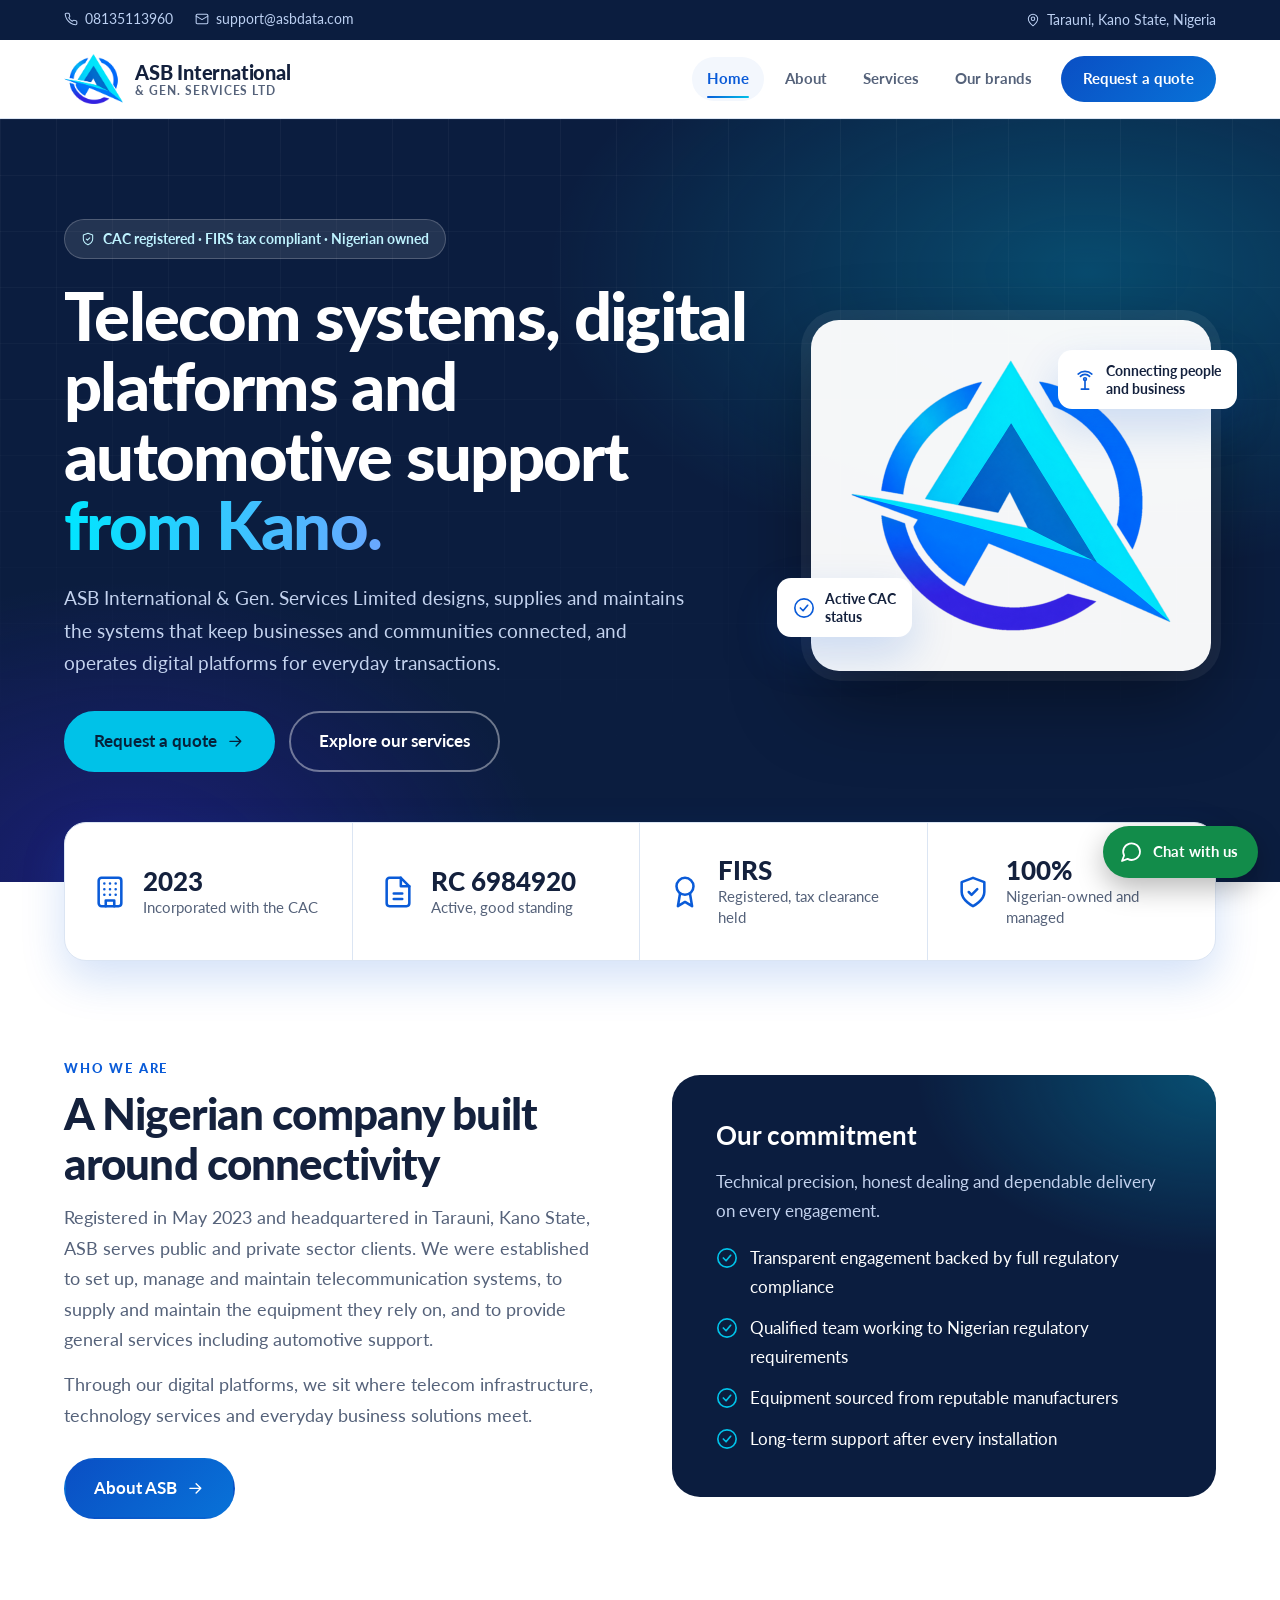
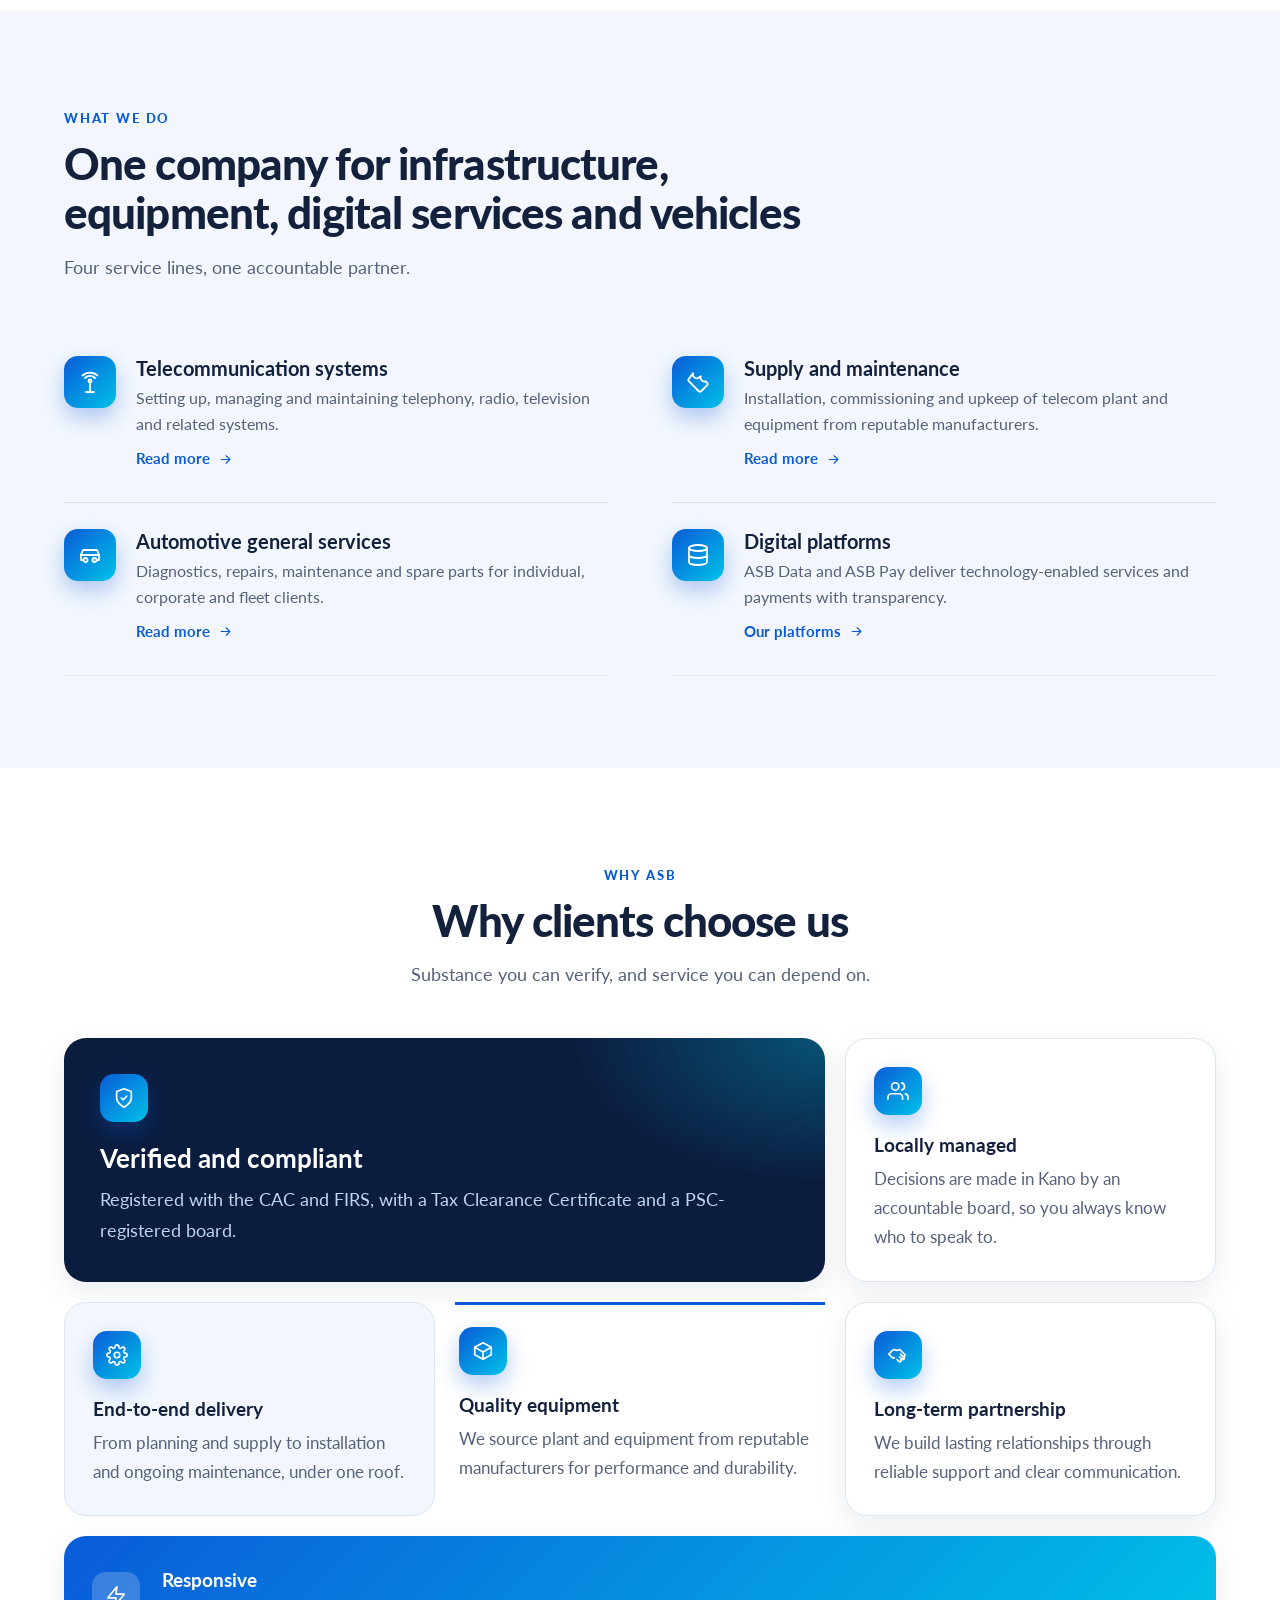
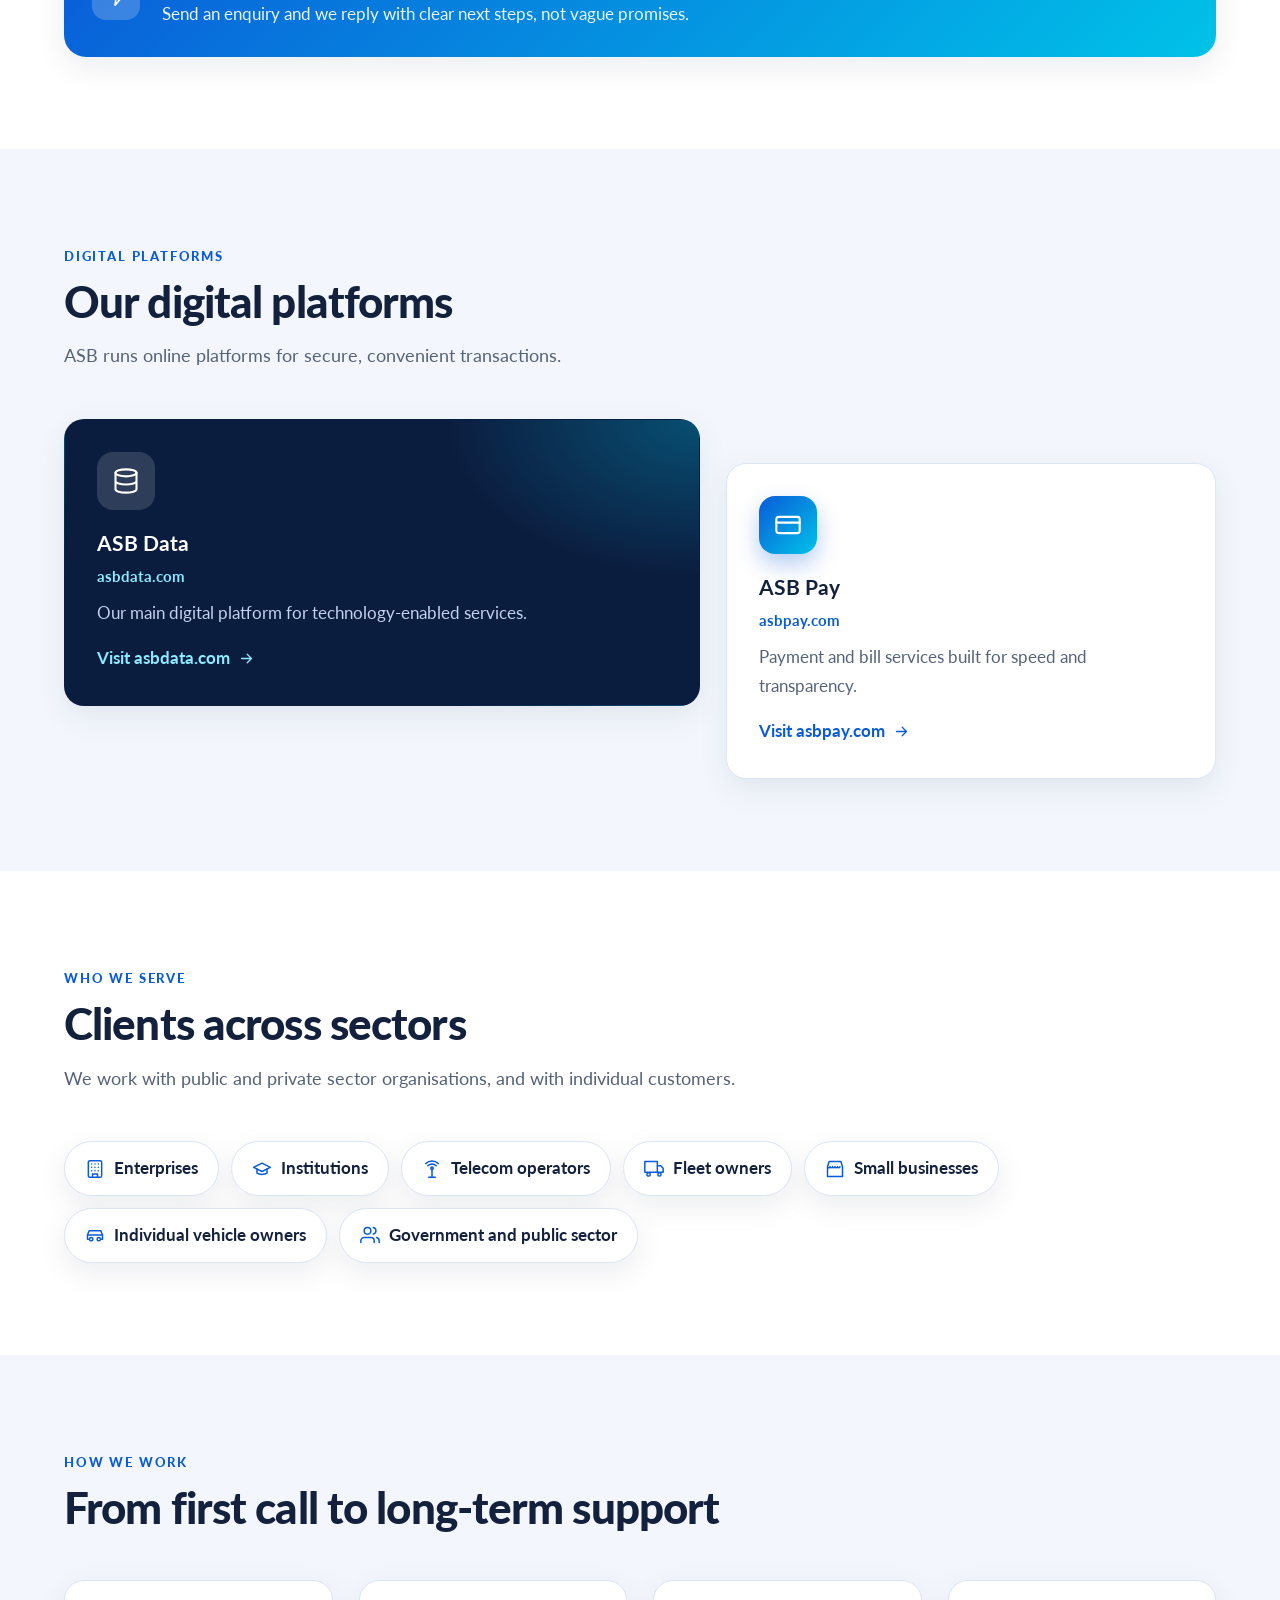
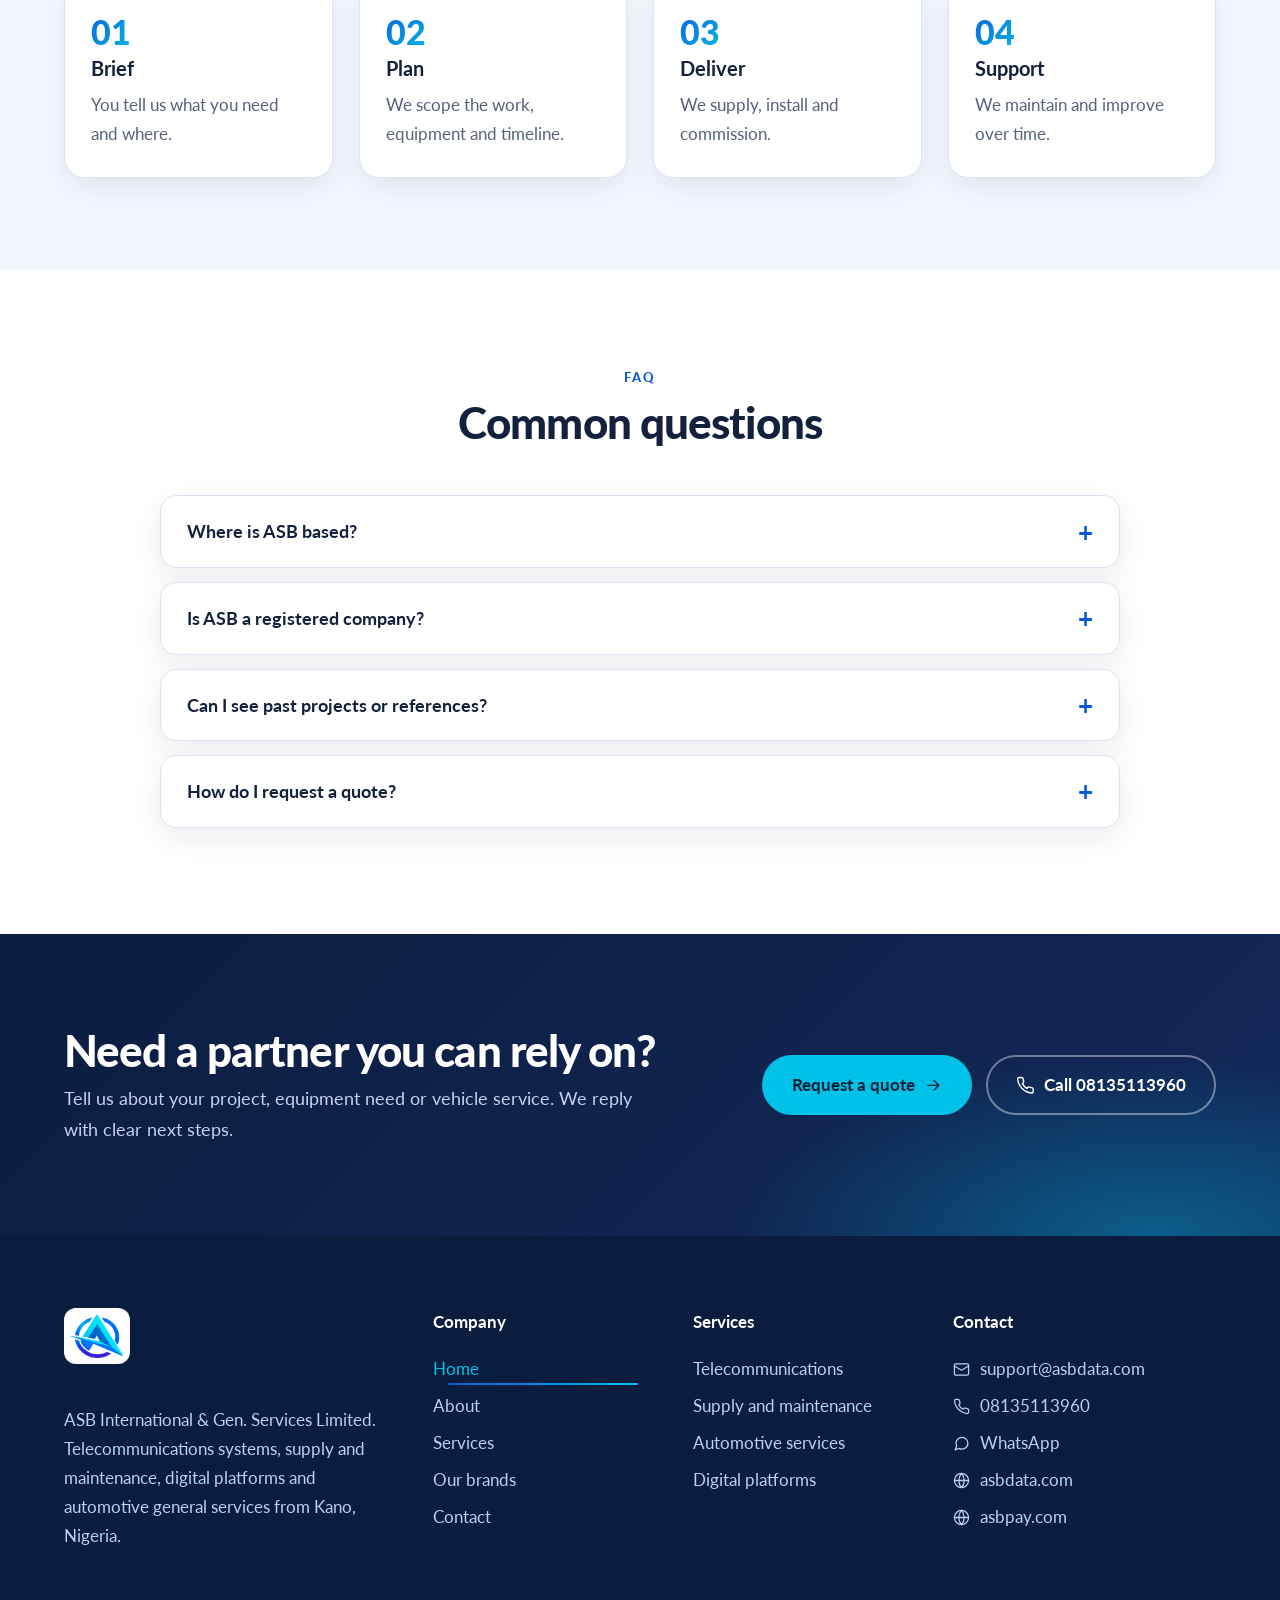
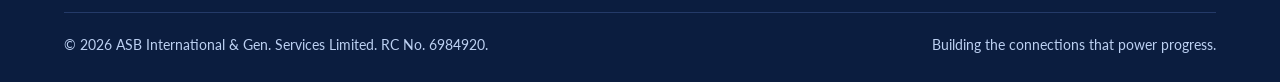
<file: index.html>
<!DOCTYPE html>
<html lang="en"><head><meta charset="utf-8"><meta name="viewport" content="width=device-width, initial-scale=1">
<title>Home | ASB International &amp; Gen. Services Limited</title>
<meta name="description" content="ASB International provides telecommunications systems, supply and maintenance, and automotive general services from Kano, Nigeria.">
<link rel="icon" type="image/png" sizes="32x32" href="assets/favicon-32.png"><link rel="icon" type="image/png" sizes="48x48" href="assets/favicon-48.png"><link rel="apple-touch-icon" href="assets/apple-touch-icon.png"><meta name="theme-color" content="#0b1d3f"><meta property="og:type" content="website"><meta property="og:site_name" content="ASB International &amp; Gen. Services Limited"><meta property="og:title" content="Home | ASB International &amp; Gen. Services Limited"><meta property="og:description" content="ASB International provides telecommunications systems, supply and maintenance, and automotive general services from Kano, Nigeria."><meta property="og:image" content="assets/og-image.jpg"><meta name="twitter:card" content="summary_large_image"><script>document.documentElement.className+=" js"</script>
<link rel="preconnect" href="https://fonts.googleapis.com"><link rel="preconnect" href="https://fonts.gstatic.com" crossorigin>
<link href="https://fonts.googleapis.com/css2?family=Lato:wght@400;700;900&display=swap" rel="stylesheet">
<link rel="stylesheet" href="css/style.css"><script type="application/ld+json">{"@context":"https://schema.org","@type":"Organization","name":"ASB International & Gen. Services Limited","telephone":"+2348135113960","email":"support@asbdata.com","address":{"@type":"PostalAddress","streetAddress":"Suite C7, Block C, Hamisu Babba Plaza, Tarauni Market","addressLocality":"Tarauni","addressRegion":"Kano State","addressCountry":"NG"}}</script></head><body><svg width="0" height="0" style="position:absolute" aria-hidden="true" focusable="false"><defs><symbol id="i-phone" viewBox="0 0 24 24"><path d="M22 16.9v3a2 2 0 0 1-2.2 2 19.8 19.8 0 0 1-8.6-3.1 19.5 19.5 0 0 1-6-6A19.8 19.8 0 0 1 2.1 4.2 2 2 0 0 1 4.1 2h3a2 2 0 0 1 2 1.7c.1 1 .4 1.9.7 2.8a2 2 0 0 1-.5 2.1L8.1 9.9a16 16 0 0 0 6 6l1.3-1.3a2 2 0 0 1 2.1-.4c.9.3 1.8.6 2.8.7a2 2 0 0 1 1.7 2z"/></symbol><symbol id="i-mail" viewBox="0 0 24 24"><rect x="2" y="4" width="20" height="16" rx="2"/><path d="m22 7-10 6L2 7"/></symbol><symbol id="i-pin" viewBox="0 0 24 24"><path d="M20 10c0 6-8 12-8 12S4 16 4 10a8 8 0 0 1 16 0z"/><circle cx="12" cy="10" r="3"/></symbol><symbol id="i-globe" viewBox="0 0 24 24"><circle cx="12" cy="12" r="10"/><path d="M2 12h20M12 2a15 15 0 0 1 0 20 15 15 0 0 1 0-20z"/></symbol><symbol id="i-radio" viewBox="0 0 24 24"><path d="M4.9 19.1a10 10 0 0 1 0-14.2M19.1 4.9a10 10 0 0 1 0 14.2M8.1 16a5.5 5.5 0 0 1 0-8M15.9 8a5.5 5.5 0 0 1 0 8"/><circle cx="12" cy="12" r="1.5"/></symbol><symbol id="i-tower" viewBox="0 0 24 24"><path d="M12 12v10M8 22h8M7 8a7 7 0 0 1 10 0M4.5 5.5a11 11 0 0 1 15 0"/><circle cx="12" cy="11" r="1.5"/></symbol><symbol id="i-wrench" viewBox="0 0 24 24"><path d="M14.7 6.3a4 4 0 0 0 5 5L21 12.6a2 2 0 0 1 0 2.8l-5.6 5.6a2 2 0 0 1-2.8 0l-9.6-9.6a2 2 0 0 1 0-2.8L7 3.2a4 4 0 0 0 5 5z"/></symbol><symbol id="i-box" viewBox="0 0 24 24"><path d="M21 8 12 3 3 8v8l9 5 9-5z"/><path d="m3 8 9 5 9-5M12 13v8"/></symbol><symbol id="i-car" viewBox="0 0 24 24"><path d="M5 17H3v-5l2-5h14l2 5v5h-2"/><circle cx="7.5" cy="17" r="2"/><circle cx="16.5" cy="17" r="2"/><path d="M3 12h18"/></symbol><symbol id="i-gear" viewBox="0 0 24 24"><circle cx="12" cy="12" r="3"/><path d="M19.4 15a1.7 1.7 0 0 0 .3 1.9l.1.1a2 2 0 1 1-2.8 2.8l-.1-.1a1.7 1.7 0 0 0-1.9-.3 1.7 1.7 0 0 0-1 1.5V21a2 2 0 1 1-4 0v-.1a1.7 1.7 0 0 0-1.1-1.5 1.7 1.7 0 0 0-1.9.3l-.1.1a2 2 0 1 1-2.8-2.8l.1-.1a1.7 1.7 0 0 0 .3-1.9 1.7 1.7 0 0 0-1.5-1H3a2 2 0 1 1 0-4h.1a1.7 1.7 0 0 0 1.5-1.1 1.7 1.7 0 0 0-.3-1.9l-.1-.1a2 2 0 1 1 2.8-2.8l.1.1a1.7 1.7 0 0 0 1.9.3H9a1.7 1.7 0 0 0 1-1.5V3a2 2 0 1 1 4 0v.1a1.7 1.7 0 0 0 1 1.5 1.7 1.7 0 0 0 1.9-.3l.1-.1a2 2 0 1 1 2.8 2.8l-.1.1a1.7 1.7 0 0 0-.3 1.9V9a1.7 1.7 0 0 0 1.5 1H21a2 2 0 1 1 0 4h-.1a1.7 1.7 0 0 0-1.5 1z"/></symbol><symbol id="i-shield" viewBox="0 0 24 24"><path d="M12 22s8-4 8-10V5l-8-3-8 3v7c0 6 8 10 8 10z"/><path d="m9 12 2 2 4-4"/></symbol><symbol id="i-check" viewBox="0 0 24 24"><circle cx="12" cy="12" r="10"/><path d="m8 12 3 3 5-6"/></symbol><symbol id="i-award" viewBox="0 0 24 24"><circle cx="12" cy="8" r="6"/><path d="M15.5 13 17 22l-5-3-5 3 1.5-9"/></symbol><symbol id="i-users" viewBox="0 0 24 24"><path d="M17 21v-2a4 4 0 0 0-4-4H5a4 4 0 0 0-4 4v2"/><circle cx="9" cy="7" r="4"/><path d="M23 21v-2a4 4 0 0 0-3-3.9M16 3.1a4 4 0 0 1 0 7.8"/></symbol><symbol id="i-target" viewBox="0 0 24 24"><circle cx="12" cy="12" r="10"/><circle cx="12" cy="12" r="6"/><circle cx="12" cy="12" r="2"/></symbol><symbol id="i-eye" viewBox="0 0 24 24"><path d="M1 12s4-8 11-8 11 8 11 8-4 8-11 8S1 12 1 12z"/><circle cx="12" cy="12" r="3"/></symbol><symbol id="i-bulb" viewBox="0 0 24 24"><path d="M9 18h6M10 22h4M12 2a7 7 0 0 0-4 12.7c.6.5 1 1.3 1 2.3h6c0-1 .4-1.8 1-2.3A7 7 0 0 0 12 2z"/></symbol><symbol id="i-leaf" viewBox="0 0 24 24"><path d="M11 20A7 7 0 0 1 4 13c0-6 6-10 16-10 0 10-4 17-9 17zM4 21c3-6 6-9 11-11"/></symbol><symbol id="i-handshake" viewBox="0 0 24 24"><path d="m11 17 2 2a1.4 1.4 0 0 0 2-2M14 14l2.5 2.5a1.4 1.4 0 0 0 2-2L15 11M2 11l5-5 4 1 3-1 6 6-3 4M2 11l4 4a1.4 1.4 0 0 0 2 0"/></symbol><symbol id="i-building" viewBox="0 0 24 24"><rect x="4" y="2" width="16" height="20" rx="2"/><path d="M9 22v-4h6v4M8 6h.01M12 6h.01M16 6h.01M8 10h.01M12 10h.01M16 10h.01M8 14h.01M12 14h.01M16 14h.01"/></symbol><symbol id="i-file" viewBox="0 0 24 24"><path d="M14 2H6a2 2 0 0 0-2 2v16a2 2 0 0 0 2 2h12a2 2 0 0 0 2-2V8z"/><path d="M14 2v6h6M9 13h6M9 17h6"/></symbol><symbol id="i-card" viewBox="0 0 24 24"><rect x="2" y="5" width="20" height="14" rx="2"/><path d="M2 10h20"/></symbol><symbol id="i-data" viewBox="0 0 24 24"><ellipse cx="12" cy="5" rx="9" ry="3"/><path d="M3 5v14c0 1.7 4 3 9 3s9-1.3 9-3V5M3 12c0 1.7 4 3 9 3s9-1.3 9-3"/></symbol><symbol id="i-arrow" viewBox="0 0 24 24"><path d="M5 12h14M13 6l6 6-6 6"/></symbol><symbol id="i-up" viewBox="0 0 24 24"><path d="m18 15-6-6-6 6"/></symbol><symbol id="i-clock" viewBox="0 0 24 24"><circle cx="12" cy="12" r="10"/><path d="M12 6v6l4 2"/></symbol><symbol id="i-wa" viewBox="0 0 24 24"><path d="M21 11.5a8.4 8.4 0 0 1-12.4 7.4L3 21l2.1-5.5A8.4 8.4 0 1 1 21 11.5z"/></symbol><symbol id="i-truck" viewBox="0 0 24 24"><path d="M1 3h15v13H1zM16 8h4l3 3v5h-7"/><circle cx="5.5" cy="18.5" r="2"/><circle cx="18.5" cy="18.5" r="2"/></symbol><symbol id="i-cap" viewBox="0 0 24 24"><path d="M22 10 12 5 2 10l10 5z"/><path d="M6 12v5c3 2 9 2 12 0v-5"/></symbol><symbol id="i-heart" viewBox="0 0 24 24"><path d="M20.8 4.6a5.5 5.5 0 0 0-7.8 0L12 5.7l-1-1.1a5.5 5.5 0 0 0-7.8 7.8l1 1.1L12 21l7.8-7.5 1-1.1a5.5 5.5 0 0 0 0-7.8z"/></symbol><symbol id="i-store" viewBox="0 0 24 24"><path d="M3 9 5 3h14l2 6M3 9v12h18V9M3 9c0 2 3 2 3 0 0 2 3 2 3 0 0 2 3 2 3 0 0 2 3 2 3 0 0 2 3 2 3 0"/></symbol><symbol id="i-bolt" viewBox="0 0 24 24"><path d="M13 2 3 14h9l-1 8 10-12h-9z"/></symbol><symbol id="i-menu" viewBox="0 0 24 24"><path d="M3 6h18M3 12h18M3 18h18"/></symbol><symbol id="i-close" viewBox="0 0 24 24"><path d="M6 6l12 12M18 6 6 18"/></symbol></defs></svg>
<a class="skip" href="#main">Skip to main content</a><div class="topbar"><div class="wrap"><div><a href="tel:+2348135113960"><svg class="ico" aria-hidden="true" focusable="false"><use href="#i-phone"/></svg>08135113960</a><a href="mailto:support@asbdata.com"><svg class="ico" aria-hidden="true" focusable="false"><use href="#i-mail"/></svg>support@asbdata.com</a></div><div class="r"><svg class="ico" aria-hidden="true" focusable="false"><use href="#i-pin"/></svg>Tarauni, Kano State, Nigeria</div></div></div><header><div class="wrap"><a class="brand" href="index.html" aria-label="ASB International and Gen. Services Limited, home"><img src="assets/logo.png" alt="" width="59" height="50"><span><b>ASB International</b><small>&amp; Gen. Services Ltd</small></span></a><button class="menu" type="button" aria-expanded="false" aria-controls="nav"><svg class="ico" aria-hidden="true" focusable="false"><use href="#i-menu"/></svg><span>Menu</span></button><nav id="nav" aria-label="Main"><a href="index.html" class="active" aria-current="page">Home</a><a href="about.html">About</a><a href="services.html">Services</a><a href="brands.html">Our brands</a><a class="cta-link" href="contact.html#enquiry">Request a quote</a></nav></div></header><main id="main">
<div class="hero"><div class="wrap"><div>
<span class="eyebrow"><svg class="ico" aria-hidden="true" focusable="false"><use href="#i-shield"/></svg>CAC registered · FIRS tax compliant · Nigerian owned</span>
<h1>Telecom systems, digital platforms and automotive support <em>from Kano.</em></h1>
<p>ASB International &amp; Gen. Services Limited designs, supplies and maintains the systems that keep businesses and communities connected, and operates digital platforms for everyday transactions.</p>
<div class="btns"><a class="btn" href="contact.html#enquiry">Request a quote <svg class="ico" aria-hidden="true" focusable="false"><use href="#i-arrow"/></svg></a><a class="btn ghost" href="services.html">Explore our services</a></div></div>
<div class="logo-panel"><img src="assets/logo.png" alt="ASB International logo"><div class="float a"><svg class="ico" aria-hidden="true" focusable="false"><use href="#i-check"/></svg><span>Active CAC<br>status</span></div><div class="float b"><svg class="ico" aria-hidden="true" focusable="false"><use href="#i-tower"/></svg><span>Connecting people<br>and business</span></div></div></div></div>

<section class="stats-band"><div class="wrap"><div class="stats reveal">
<div><svg class="ico" aria-hidden="true" focusable="false"><use href="#i-building"/></svg><div><b>2023</b><span>Incorporated with the CAC</span></div></div>
<div><svg class="ico" aria-hidden="true" focusable="false"><use href="#i-file"/></svg><div><b>RC 6984920</b><span>Active, good standing</span></div></div>
<div><svg class="ico" aria-hidden="true" focusable="false"><use href="#i-award"/></svg><div><b>FIRS</b><span>Registered, tax clearance held</span></div></div>
<div><svg class="ico" aria-hidden="true" focusable="false"><use href="#i-shield"/></svg><div><b>100%</b><span>Nigerian-owned and managed</span></div></div></div></div></section>

<section><div class="wrap feature"><div class="reveal"><span class="tag">Who we are</span><h2>A Nigerian company built around connectivity</h2>
<p class="lead">Registered in May 2023 and headquartered in Tarauni, Kano State, ASB serves public and private sector clients. We were established to set up, manage and maintain telecommunication systems, to supply and maintain the equipment they rely on, and to provide general services including automotive support.</p>
<p class="lead m-hide" style="margin-top:14px">Through our digital platforms, we sit where telecom infrastructure, technology services and everyday business solutions meet.</p>
<div class="btns" style="margin-top:28px"><a class="btn dark" href="about.html">About ASB <svg class="ico" aria-hidden="true" focusable="false"><use href="#i-arrow"/></svg></a></div></div>
<div class="panel reveal"><h3>Our commitment</h3><p>Technical precision, honest dealing and dependable delivery on every engagement.</p><ul>
<li><svg class="ico" aria-hidden="true" focusable="false"><use href="#i-check"/></svg><span>Transparent engagement backed by full regulatory compliance</span></li>
<li><svg class="ico" aria-hidden="true" focusable="false"><use href="#i-check"/></svg><span>Qualified team working to Nigerian regulatory requirements</span></li>
<li><svg class="ico" aria-hidden="true" focusable="false"><use href="#i-check"/></svg><span>Equipment sourced from reputable manufacturers</span></li>
<li><svg class="ico" aria-hidden="true" focusable="false"><use href="#i-check"/></svg><span>Long-term support after every installation</span></li></ul></div></div></section>

<section class="alt"><div class="wrap"><div class="sec-head reveal"><span class="tag">What we do</span><h2>One company for infrastructure, equipment, digital services and vehicles</h2><p class="lead">Four service lines, one accountable partner.</p></div>
<ul class="svc-list reveal"><li class="svc"><div class="icon-box"><svg class="ico" aria-hidden="true" focusable="false"><use href="#i-tower"/></svg></div><h3>Telecommunication systems</h3><p>Setting up, managing and maintaining telephony, radio, television and related systems.</p><a class="link" href="services.html#telecom">Read more <svg class="ico" aria-hidden="true" focusable="false"><use href="#i-arrow"/></svg></a></li><li class="svc"><div class="icon-box"><svg class="ico" aria-hidden="true" focusable="false"><use href="#i-wrench"/></svg></div><h3>Supply and maintenance</h3><p>Installation, commissioning and upkeep of telecom plant and equipment from reputable manufacturers.</p><a class="link" href="services.html#supply">Read more <svg class="ico" aria-hidden="true" focusable="false"><use href="#i-arrow"/></svg></a></li><li class="svc"><div class="icon-box"><svg class="ico" aria-hidden="true" focusable="false"><use href="#i-car"/></svg></div><h3>Automotive general services</h3><p>Diagnostics, repairs, maintenance and spare parts for individual, corporate and fleet clients.</p><a class="link" href="services.html#auto">Read more <svg class="ico" aria-hidden="true" focusable="false"><use href="#i-arrow"/></svg></a></li><li class="svc"><div class="icon-box"><svg class="ico" aria-hidden="true" focusable="false"><use href="#i-data"/></svg></div><h3>Digital platforms</h3><p>ASB Data and ASB Pay deliver technology-enabled services and payments with transparency.</p><a class="link" href="brands.html">Our platforms <svg class="ico" aria-hidden="true" focusable="false"><use href="#i-arrow"/></svg></a></li></ul></div></section>

<section><div class="wrap"><div class="sec-head center reveal"><span class="tag">Why ASB</span><h2>Why clients choose us</h2><p class="lead m-hide">Substance you can verify, and service you can depend on.</p></div>
<div class="bento"><div class="w4 reveal"><div class="icon-box"><svg class="ico" aria-hidden="true" focusable="false"><use href="#i-shield"/></svg></div><b>Verified and compliant</b><span>Registered with the CAC and FIRS, with a Tax Clearance Certificate and a PSC-registered board.</span></div><div class=" reveal"><div class="icon-box"><svg class="ico" aria-hidden="true" focusable="false"><use href="#i-users"/></svg></div><b>Locally managed</b><span>Decisions are made in Kano by an accountable board, so you always know who to speak to.</span></div><div class="tint reveal"><div class="icon-box"><svg class="ico" aria-hidden="true" focusable="false"><use href="#i-gear"/></svg></div><b>End-to-end delivery</b><span>From planning and supply to installation and ongoing maintenance, under one roof.</span></div><div class="plain reveal"><div class="icon-box"><svg class="ico" aria-hidden="true" focusable="false"><use href="#i-box"/></svg></div><b>Quality equipment</b><span>We source plant and equipment from reputable manufacturers for performance and durability.</span></div><div class=" reveal"><div class="icon-box"><svg class="ico" aria-hidden="true" focusable="false"><use href="#i-handshake"/></svg></div><b>Long-term partnership</b><span>We build lasting relationships through reliable support and clear communication.</span></div><div class="w6 reveal"><div class="icon-box"><svg class="ico" aria-hidden="true" focusable="false"><use href="#i-bolt"/></svg></div><div><b>Responsive</b><span>Send an enquiry and we reply with clear next steps, not vague promises.</span></div></div></div></div></section>

<section class="alt"><div class="wrap"><div class="sec-head reveal"><span class="tag">Digital platforms</span><h2>Our digital platforms</h2><p class="lead m-hide">ASB runs online platforms for secure, convenient transactions.</p></div>
<div class="duo">
<div class="card dark reveal"><div class="icon-box"><svg class="ico" aria-hidden="true" focusable="false"><use href="#i-data"/></svg></div><h3>ASB Data</h3><div class="domain">asbdata.com</div><p>Our main digital platform for technology-enabled services.</p><a class="link" href="https://asbdata.com" rel="noopener">Visit asbdata.com <svg class="ico" aria-hidden="true" focusable="false"><use href="#i-arrow"/></svg></a></div>
<div class="card reveal"><div class="icon-box"><svg class="ico" aria-hidden="true" focusable="false"><use href="#i-card"/></svg></div><h3>ASB Pay</h3><div class="domain">asbpay.com</div><p>Payment and bill services built for speed and transparency.</p><a class="link" href="https://asbpay.com" rel="noopener">Visit asbpay.com <svg class="ico" aria-hidden="true" focusable="false"><use href="#i-arrow"/></svg></a></div></div></div></section>

<section><div class="wrap"><div class="sec-head reveal"><span class="tag">Who we serve</span><h2>Clients across sectors</h2><p class="lead m-hide">We work with public and private sector organisations, and with individual customers.</p></div>
<div class="chips reveal"><span class="chip"><svg class="ico" aria-hidden="true" focusable="false"><use href="#i-building"/></svg>Enterprises</span><span class="chip"><svg class="ico" aria-hidden="true" focusable="false"><use href="#i-cap"/></svg>Institutions</span><span class="chip"><svg class="ico" aria-hidden="true" focusable="false"><use href="#i-tower"/></svg>Telecom operators</span><span class="chip"><svg class="ico" aria-hidden="true" focusable="false"><use href="#i-truck"/></svg>Fleet owners</span><span class="chip"><svg class="ico" aria-hidden="true" focusable="false"><use href="#i-store"/></svg>Small businesses</span><span class="chip"><svg class="ico" aria-hidden="true" focusable="false"><use href="#i-car"/></svg>Individual vehicle owners</span><span class="chip"><svg class="ico" aria-hidden="true" focusable="false"><use href="#i-users"/></svg>Government and public sector</span></div></div></section>

<section class="alt"><div class="wrap"><div class="sec-head reveal"><span class="tag">How we work</span><h2>From first call to long-term support</h2></div>
<ol class="steps reveal"><li><b>Brief</b><span>You tell us what you need and where.</span></li><li><b>Plan</b><span>We scope the work, equipment and timeline.</span></li><li><b>Deliver</b><span>We supply, install and commission.</span></li><li><b>Support</b><span>We maintain and improve over time.</span></li></ol></div></section>

<section><div class="wrap"><div class="sec-head center reveal"><span class="tag">FAQ</span><h2>Common questions</h2></div><div style="max-width:960px;margin:0 auto" class="reveal">
<details><summary>Where is ASB based?</summary><p>Our office is at Suite C7, Block C, Hamisu Babba Plaza, Tarauni Market, Tarauni Local Government Area, Kano State.</p></details>
<details><summary>Is ASB a registered company?</summary><p>Yes. ASB International &amp; Gen. Services Limited is registered with the Corporate Affairs Commission (RC No. 6984920) and with the Federal Inland Revenue Service.</p></details>
<details><summary>Can I see past projects or references?</summary><p>Project portfolios and references are available on request. Send us a message and we will share them.</p></details>
<details><summary>How do I request a quote?</summary><p>Use the contact form, email support@asbdata.com or call 08135113960 with a short description of your need. We reply with clear next steps.</p></details></div></div></section>
<section class="cta"><div class="wrap"><div><h2>Need a partner you can rely on?</h2><p>Tell us about your project, equipment need or vehicle service. We reply with clear next steps.</p></div><div class="btns"><a class="btn" href="contact.html#enquiry">Request a quote <svg class="ico" aria-hidden="true" focusable="false"><use href="#i-arrow"/></svg></a><a class="btn ghost" href="tel:+2348135113960"><svg class="ico" aria-hidden="true" focusable="false"><use href="#i-phone"/></svg>Call 08135113960</a></div></div></section>
</main><footer><div class="wrap"><div class="cols"><div><img src="assets/logo.png" alt="ASB logo" width="66" height="56"><p>ASB International &amp; Gen. Services Limited. Telecommunications systems, supply and maintenance, digital platforms and automotive general services from Kano, Nigeria.</p></div><nav aria-label="Company"><p class="fh">Company</p><a href="index.html" class="active" aria-current="page">Home</a><a href="about.html">About</a><a href="services.html">Services</a><a href="brands.html">Our brands</a><a href="contact.html">Contact</a></nav><nav aria-label="Services"><p class="fh">Services</p><a href="services.html#telecom">Telecommunications</a><a href="services.html#supply">Supply and maintenance</a><a href="services.html#auto">Automotive services</a><a href="services.html#digital">Digital platforms</a></nav><div><p class="fh">Contact</p><a class="ci" href="mailto:support@asbdata.com"><svg class="ico" aria-hidden="true" focusable="false"><use href="#i-mail"/></svg>support@asbdata.com</a><a class="ci" href="tel:+2348135113960"><svg class="ico" aria-hidden="true" focusable="false"><use href="#i-phone"/></svg>08135113960</a><a class="ci" href="https://wa.me/2348135113960?text=Hello%20ASB%2C%20I%27d%20like%20to%20make%20an%20enquiry." rel="noopener" target="_blank"><svg class="ico" aria-hidden="true" focusable="false"><use href="#i-wa"/></svg>WhatsApp</a><a class="ci" href="https://asbdata.com" rel="noopener"><svg class="ico" aria-hidden="true" focusable="false"><use href="#i-globe"/></svg>asbdata.com</a><a class="ci" href="https://asbpay.com" rel="noopener"><svg class="ico" aria-hidden="true" focusable="false"><use href="#i-globe"/></svg>asbpay.com</a></div></div><div class="legal"><span>&copy; <span id="yr">2026</span> ASB International &amp; Gen. Services Limited. RC No. 6984920.</span><span>Building the connections that power progress.</span></div></div></footer><a class="fab" href="https://wa.me/2348135113960?text=Hello%20ASB%2C%20I%27d%20like%20to%20make%20an%20enquiry." rel="noopener" target="_blank" aria-label="Chat with ASB on WhatsApp"><svg class="ico" aria-hidden="true" focusable="false"><use href="#i-wa"/></svg><span>Chat with us</span></a><button class="totop" type="button" aria-label="Back to top"><svg class="ico" aria-hidden="true" focusable="false"><use href="#i-up"/></svg></button><script src="js/main.js" defer></script></body></html>
</file>
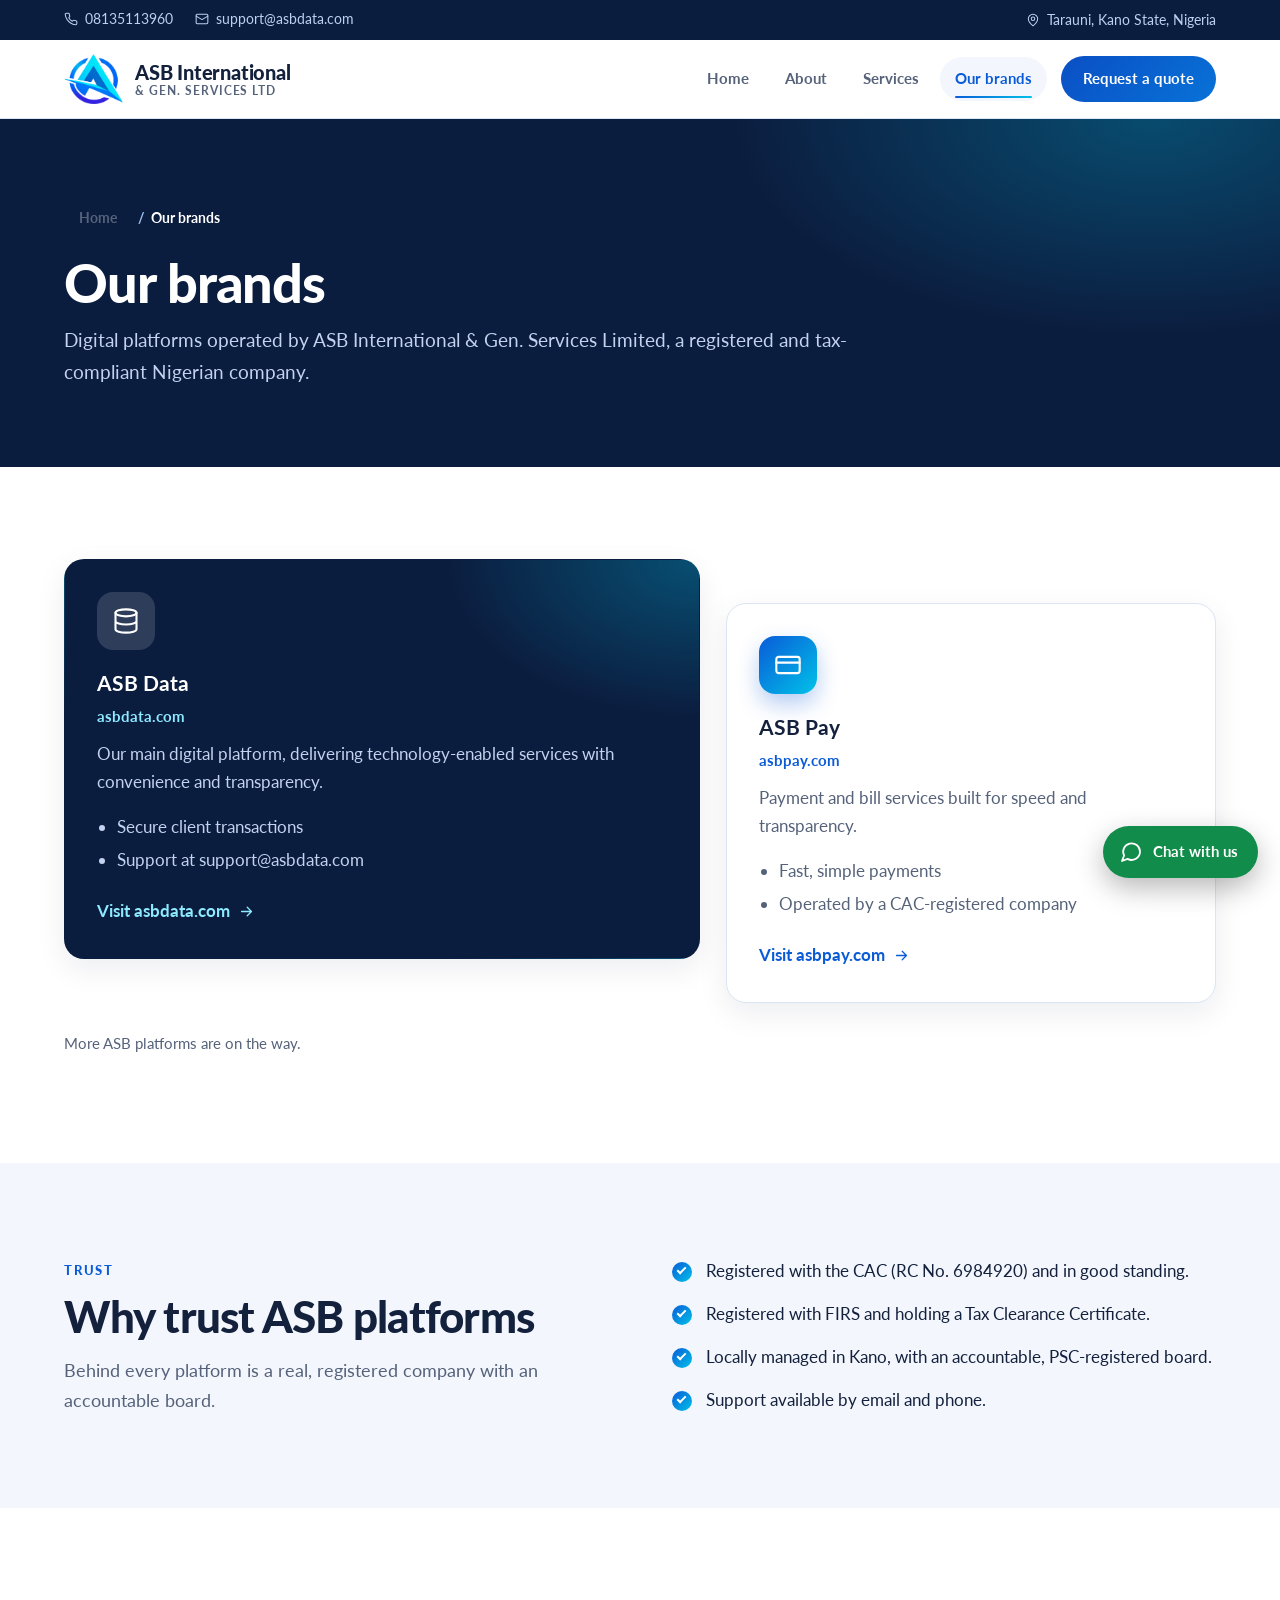
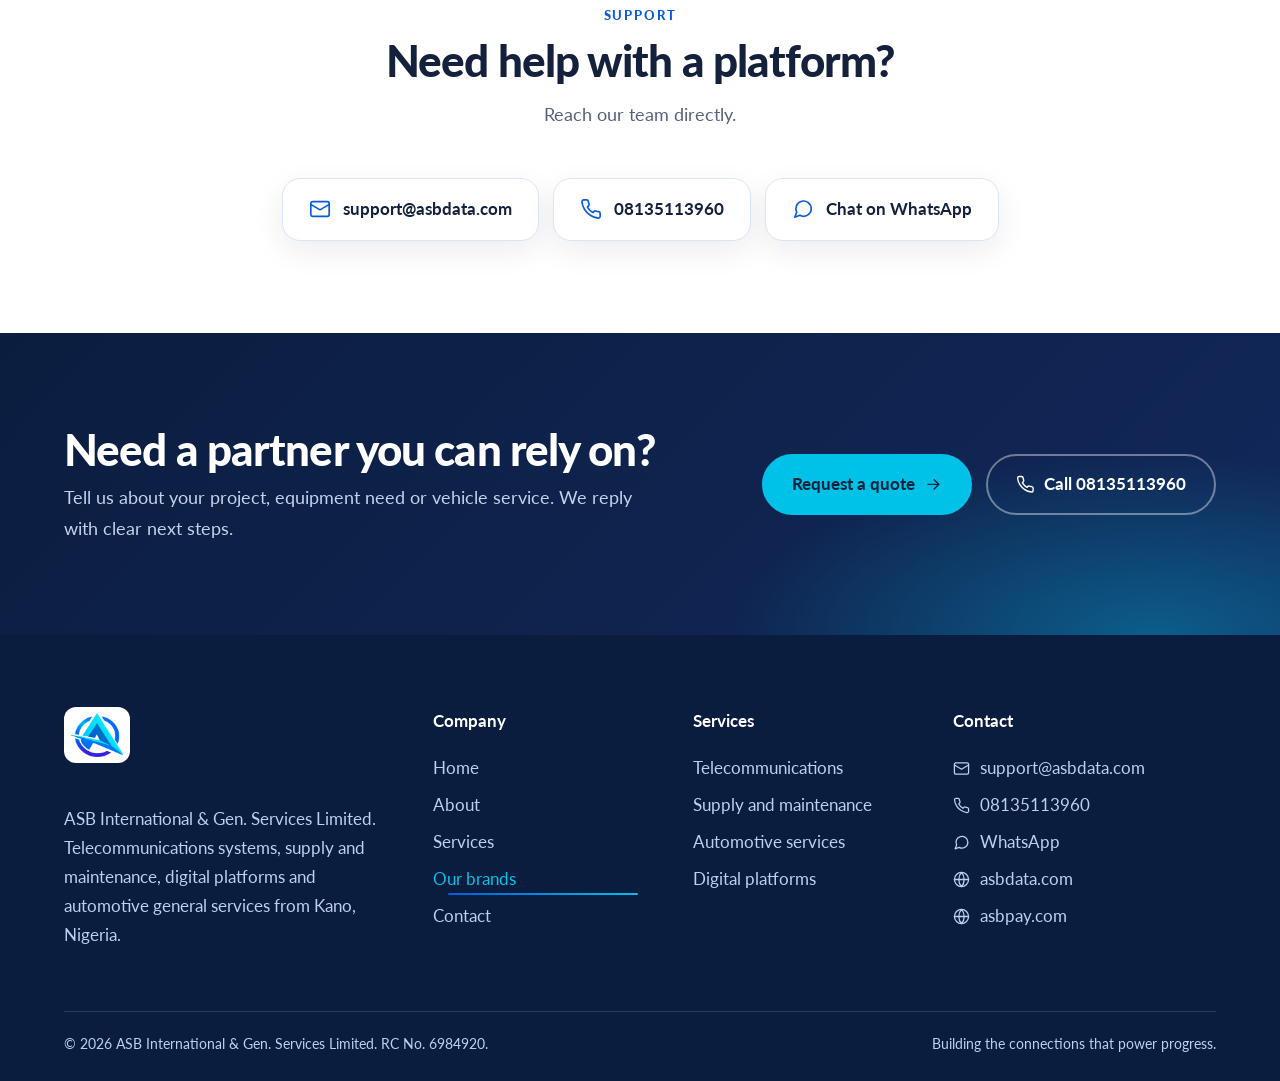
<file: brands.html>
<!DOCTYPE html>
<html lang="en"><head><meta charset="utf-8"><meta name="viewport" content="width=device-width, initial-scale=1">
<title>Our brands | ASB International &amp; Gen. Services Limited</title>
<meta name="description" content="ASB Data and ASB Pay: digital platforms operated by ASB International &amp; Gen. Services Limited.">
<link rel="icon" type="image/png" sizes="32x32" href="assets/favicon-32.png"><link rel="icon" type="image/png" sizes="48x48" href="assets/favicon-48.png"><link rel="apple-touch-icon" href="assets/apple-touch-icon.png"><meta name="theme-color" content="#0b1d3f"><meta property="og:type" content="website"><meta property="og:site_name" content="ASB International &amp; Gen. Services Limited"><meta property="og:title" content="Our brands | ASB International &amp; Gen. Services Limited"><meta property="og:description" content="ASB Data and ASB Pay: digital platforms operated by ASB International &amp; Gen. Services Limited."><meta property="og:image" content="assets/og-image.jpg"><meta name="twitter:card" content="summary_large_image"><script>document.documentElement.className+=" js"</script>
<link rel="preconnect" href="https://fonts.googleapis.com"><link rel="preconnect" href="https://fonts.gstatic.com" crossorigin>
<link href="https://fonts.googleapis.com/css2?family=Lato:wght@400;700;900&display=swap" rel="stylesheet">
<link rel="stylesheet" href="css/style.css"></head><body><svg width="0" height="0" style="position:absolute" aria-hidden="true" focusable="false"><defs><symbol id="i-phone" viewBox="0 0 24 24"><path d="M22 16.9v3a2 2 0 0 1-2.2 2 19.8 19.8 0 0 1-8.6-3.1 19.5 19.5 0 0 1-6-6A19.8 19.8 0 0 1 2.1 4.2 2 2 0 0 1 4.1 2h3a2 2 0 0 1 2 1.7c.1 1 .4 1.9.7 2.8a2 2 0 0 1-.5 2.1L8.1 9.9a16 16 0 0 0 6 6l1.3-1.3a2 2 0 0 1 2.1-.4c.9.3 1.8.6 2.8.7a2 2 0 0 1 1.7 2z"/></symbol><symbol id="i-mail" viewBox="0 0 24 24"><rect x="2" y="4" width="20" height="16" rx="2"/><path d="m22 7-10 6L2 7"/></symbol><symbol id="i-pin" viewBox="0 0 24 24"><path d="M20 10c0 6-8 12-8 12S4 16 4 10a8 8 0 0 1 16 0z"/><circle cx="12" cy="10" r="3"/></symbol><symbol id="i-globe" viewBox="0 0 24 24"><circle cx="12" cy="12" r="10"/><path d="M2 12h20M12 2a15 15 0 0 1 0 20 15 15 0 0 1 0-20z"/></symbol><symbol id="i-radio" viewBox="0 0 24 24"><path d="M4.9 19.1a10 10 0 0 1 0-14.2M19.1 4.9a10 10 0 0 1 0 14.2M8.1 16a5.5 5.5 0 0 1 0-8M15.9 8a5.5 5.5 0 0 1 0 8"/><circle cx="12" cy="12" r="1.5"/></symbol><symbol id="i-tower" viewBox="0 0 24 24"><path d="M12 12v10M8 22h8M7 8a7 7 0 0 1 10 0M4.5 5.5a11 11 0 0 1 15 0"/><circle cx="12" cy="11" r="1.5"/></symbol><symbol id="i-wrench" viewBox="0 0 24 24"><path d="M14.7 6.3a4 4 0 0 0 5 5L21 12.6a2 2 0 0 1 0 2.8l-5.6 5.6a2 2 0 0 1-2.8 0l-9.6-9.6a2 2 0 0 1 0-2.8L7 3.2a4 4 0 0 0 5 5z"/></symbol><symbol id="i-box" viewBox="0 0 24 24"><path d="M21 8 12 3 3 8v8l9 5 9-5z"/><path d="m3 8 9 5 9-5M12 13v8"/></symbol><symbol id="i-car" viewBox="0 0 24 24"><path d="M5 17H3v-5l2-5h14l2 5v5h-2"/><circle cx="7.5" cy="17" r="2"/><circle cx="16.5" cy="17" r="2"/><path d="M3 12h18"/></symbol><symbol id="i-gear" viewBox="0 0 24 24"><circle cx="12" cy="12" r="3"/><path d="M19.4 15a1.7 1.7 0 0 0 .3 1.9l.1.1a2 2 0 1 1-2.8 2.8l-.1-.1a1.7 1.7 0 0 0-1.9-.3 1.7 1.7 0 0 0-1 1.5V21a2 2 0 1 1-4 0v-.1a1.7 1.7 0 0 0-1.1-1.5 1.7 1.7 0 0 0-1.9.3l-.1.1a2 2 0 1 1-2.8-2.8l.1-.1a1.7 1.7 0 0 0 .3-1.9 1.7 1.7 0 0 0-1.5-1H3a2 2 0 1 1 0-4h.1a1.7 1.7 0 0 0 1.5-1.1 1.7 1.7 0 0 0-.3-1.9l-.1-.1a2 2 0 1 1 2.8-2.8l.1.1a1.7 1.7 0 0 0 1.9.3H9a1.7 1.7 0 0 0 1-1.5V3a2 2 0 1 1 4 0v.1a1.7 1.7 0 0 0 1 1.5 1.7 1.7 0 0 0 1.9-.3l.1-.1a2 2 0 1 1 2.8 2.8l-.1.1a1.7 1.7 0 0 0-.3 1.9V9a1.7 1.7 0 0 0 1.5 1H21a2 2 0 1 1 0 4h-.1a1.7 1.7 0 0 0-1.5 1z"/></symbol><symbol id="i-shield" viewBox="0 0 24 24"><path d="M12 22s8-4 8-10V5l-8-3-8 3v7c0 6 8 10 8 10z"/><path d="m9 12 2 2 4-4"/></symbol><symbol id="i-check" viewBox="0 0 24 24"><circle cx="12" cy="12" r="10"/><path d="m8 12 3 3 5-6"/></symbol><symbol id="i-award" viewBox="0 0 24 24"><circle cx="12" cy="8" r="6"/><path d="M15.5 13 17 22l-5-3-5 3 1.5-9"/></symbol><symbol id="i-users" viewBox="0 0 24 24"><path d="M17 21v-2a4 4 0 0 0-4-4H5a4 4 0 0 0-4 4v2"/><circle cx="9" cy="7" r="4"/><path d="M23 21v-2a4 4 0 0 0-3-3.9M16 3.1a4 4 0 0 1 0 7.8"/></symbol><symbol id="i-target" viewBox="0 0 24 24"><circle cx="12" cy="12" r="10"/><circle cx="12" cy="12" r="6"/><circle cx="12" cy="12" r="2"/></symbol><symbol id="i-eye" viewBox="0 0 24 24"><path d="M1 12s4-8 11-8 11 8 11 8-4 8-11 8S1 12 1 12z"/><circle cx="12" cy="12" r="3"/></symbol><symbol id="i-bulb" viewBox="0 0 24 24"><path d="M9 18h6M10 22h4M12 2a7 7 0 0 0-4 12.7c.6.5 1 1.3 1 2.3h6c0-1 .4-1.8 1-2.3A7 7 0 0 0 12 2z"/></symbol><symbol id="i-leaf" viewBox="0 0 24 24"><path d="M11 20A7 7 0 0 1 4 13c0-6 6-10 16-10 0 10-4 17-9 17zM4 21c3-6 6-9 11-11"/></symbol><symbol id="i-handshake" viewBox="0 0 24 24"><path d="m11 17 2 2a1.4 1.4 0 0 0 2-2M14 14l2.5 2.5a1.4 1.4 0 0 0 2-2L15 11M2 11l5-5 4 1 3-1 6 6-3 4M2 11l4 4a1.4 1.4 0 0 0 2 0"/></symbol><symbol id="i-building" viewBox="0 0 24 24"><rect x="4" y="2" width="16" height="20" rx="2"/><path d="M9 22v-4h6v4M8 6h.01M12 6h.01M16 6h.01M8 10h.01M12 10h.01M16 10h.01M8 14h.01M12 14h.01M16 14h.01"/></symbol><symbol id="i-file" viewBox="0 0 24 24"><path d="M14 2H6a2 2 0 0 0-2 2v16a2 2 0 0 0 2 2h12a2 2 0 0 0 2-2V8z"/><path d="M14 2v6h6M9 13h6M9 17h6"/></symbol><symbol id="i-card" viewBox="0 0 24 24"><rect x="2" y="5" width="20" height="14" rx="2"/><path d="M2 10h20"/></symbol><symbol id="i-data" viewBox="0 0 24 24"><ellipse cx="12" cy="5" rx="9" ry="3"/><path d="M3 5v14c0 1.7 4 3 9 3s9-1.3 9-3V5M3 12c0 1.7 4 3 9 3s9-1.3 9-3"/></symbol><symbol id="i-arrow" viewBox="0 0 24 24"><path d="M5 12h14M13 6l6 6-6 6"/></symbol><symbol id="i-up" viewBox="0 0 24 24"><path d="m18 15-6-6-6 6"/></symbol><symbol id="i-clock" viewBox="0 0 24 24"><circle cx="12" cy="12" r="10"/><path d="M12 6v6l4 2"/></symbol><symbol id="i-wa" viewBox="0 0 24 24"><path d="M21 11.5a8.4 8.4 0 0 1-12.4 7.4L3 21l2.1-5.5A8.4 8.4 0 1 1 21 11.5z"/></symbol><symbol id="i-truck" viewBox="0 0 24 24"><path d="M1 3h15v13H1zM16 8h4l3 3v5h-7"/><circle cx="5.5" cy="18.5" r="2"/><circle cx="18.5" cy="18.5" r="2"/></symbol><symbol id="i-cap" viewBox="0 0 24 24"><path d="M22 10 12 5 2 10l10 5z"/><path d="M6 12v5c3 2 9 2 12 0v-5"/></symbol><symbol id="i-heart" viewBox="0 0 24 24"><path d="M20.8 4.6a5.5 5.5 0 0 0-7.8 0L12 5.7l-1-1.1a5.5 5.5 0 0 0-7.8 7.8l1 1.1L12 21l7.8-7.5 1-1.1a5.5 5.5 0 0 0 0-7.8z"/></symbol><symbol id="i-store" viewBox="0 0 24 24"><path d="M3 9 5 3h14l2 6M3 9v12h18V9M3 9c0 2 3 2 3 0 0 2 3 2 3 0 0 2 3 2 3 0 0 2 3 2 3 0 0 2 3 2 3 0"/></symbol><symbol id="i-bolt" viewBox="0 0 24 24"><path d="M13 2 3 14h9l-1 8 10-12h-9z"/></symbol><symbol id="i-menu" viewBox="0 0 24 24"><path d="M3 6h18M3 12h18M3 18h18"/></symbol><symbol id="i-close" viewBox="0 0 24 24"><path d="M6 6l12 12M18 6 6 18"/></symbol></defs></svg>
<a class="skip" href="#main">Skip to main content</a><div class="topbar"><div class="wrap"><div><a href="tel:+2348135113960"><svg class="ico" aria-hidden="true" focusable="false"><use href="#i-phone"/></svg>08135113960</a><a href="mailto:support@asbdata.com"><svg class="ico" aria-hidden="true" focusable="false"><use href="#i-mail"/></svg>support@asbdata.com</a></div><div class="r"><svg class="ico" aria-hidden="true" focusable="false"><use href="#i-pin"/></svg>Tarauni, Kano State, Nigeria</div></div></div><header><div class="wrap"><a class="brand" href="index.html" aria-label="ASB International and Gen. Services Limited, home"><img src="assets/logo.png" alt="" width="59" height="50"><span><b>ASB International</b><small>&amp; Gen. Services Ltd</small></span></a><button class="menu" type="button" aria-expanded="false" aria-controls="nav"><svg class="ico" aria-hidden="true" focusable="false"><use href="#i-menu"/></svg><span>Menu</span></button><nav id="nav" aria-label="Main"><a href="index.html">Home</a><a href="about.html">About</a><a href="services.html">Services</a><a href="brands.html" class="active" aria-current="page">Our brands</a><a class="cta-link" href="contact.html#enquiry">Request a quote</a></nav></div></header><main id="main">
<div class="page-hero"><div class="wrap"><nav class="crumbs" aria-label="Breadcrumb"><a href="index.html">Home</a> / <span aria-current="page">Our brands</span></nav><h1>Our brands</h1><p>Digital platforms operated by ASB International &amp; Gen. Services Limited, a registered and tax-compliant Nigerian company.</p></div></div>

<section><div class="wrap"><div class="duo">
<div class="card dark reveal"><div class="icon-box"><svg class="ico" aria-hidden="true" focusable="false"><use href="#i-data"/></svg></div><h3>ASB Data</h3><div class="domain">asbdata.com</div><p>Our main digital platform, delivering technology-enabled services with convenience and transparency.</p><ul><li>Secure client transactions</li><li>Support at support@asbdata.com</li></ul><a class="link" href="https://asbdata.com" rel="noopener">Visit asbdata.com <svg class="ico" aria-hidden="true" focusable="false"><use href="#i-arrow"/></svg></a></div>
<div class="card reveal"><div class="icon-box"><svg class="ico" aria-hidden="true" focusable="false"><use href="#i-card"/></svg></div><h3>ASB Pay</h3><div class="domain">asbpay.com</div><p>Payment and bill services built for speed and transparency.</p><ul><li>Fast, simple payments</li><li>Operated by a CAC-registered company</li></ul><a class="link" href="https://asbpay.com" rel="noopener">Visit asbpay.com <svg class="ico" aria-hidden="true" focusable="false"><use href="#i-arrow"/></svg></a></div></div>
<p class="note" style="margin-top:28px">More ASB platforms are on the way.</p></div></section>

<section class="alt"><div class="wrap feature"><div class="reveal"><span class="tag">Trust</span><h2>Why trust ASB platforms</h2><p class="lead">Behind every platform is a real, registered company with an accountable board.</p></div>
<ul class="list reveal"><li>Registered with the CAC (RC No. 6984920) and in good standing.</li><li>Registered with FIRS and holding a Tax Clearance Certificate.</li><li>Locally managed in Kano, with an accountable, PSC-registered board.</li><li>Support available by email and phone.</li></ul></div></section>

<section><div class="wrap"><div class="sec-head center reveal"><span class="tag">Support</span><h2>Need help with a platform?</h2><p class="lead m-hide">Reach our team directly.</p></div>
<div class="reach reveal"><a href="mailto:support@asbdata.com"><svg class="ico" aria-hidden="true" focusable="false"><use href="#i-mail"/></svg>support@asbdata.com</a><a href="tel:+2348135113960"><svg class="ico" aria-hidden="true" focusable="false"><use href="#i-phone"/></svg>08135113960</a><a href="https://wa.me/2348135113960" rel="noopener"><svg class="ico" aria-hidden="true" focusable="false"><use href="#i-wa"/></svg>Chat on WhatsApp</a></div></div></section>
<section class="cta"><div class="wrap"><div><h2>Need a partner you can rely on?</h2><p>Tell us about your project, equipment need or vehicle service. We reply with clear next steps.</p></div><div class="btns"><a class="btn" href="contact.html#enquiry">Request a quote <svg class="ico" aria-hidden="true" focusable="false"><use href="#i-arrow"/></svg></a><a class="btn ghost" href="tel:+2348135113960"><svg class="ico" aria-hidden="true" focusable="false"><use href="#i-phone"/></svg>Call 08135113960</a></div></div></section>
</main><footer><div class="wrap"><div class="cols"><div><img src="assets/logo.png" alt="ASB logo" width="66" height="56"><p>ASB International &amp; Gen. Services Limited. Telecommunications systems, supply and maintenance, digital platforms and automotive general services from Kano, Nigeria.</p></div><nav aria-label="Company"><p class="fh">Company</p><a href="index.html">Home</a><a href="about.html">About</a><a href="services.html">Services</a><a href="brands.html" class="active" aria-current="page">Our brands</a><a href="contact.html">Contact</a></nav><nav aria-label="Services"><p class="fh">Services</p><a href="services.html#telecom">Telecommunications</a><a href="services.html#supply">Supply and maintenance</a><a href="services.html#auto">Automotive services</a><a href="services.html#digital">Digital platforms</a></nav><div><p class="fh">Contact</p><a class="ci" href="mailto:support@asbdata.com"><svg class="ico" aria-hidden="true" focusable="false"><use href="#i-mail"/></svg>support@asbdata.com</a><a class="ci" href="tel:+2348135113960"><svg class="ico" aria-hidden="true" focusable="false"><use href="#i-phone"/></svg>08135113960</a><a class="ci" href="https://wa.me/2348135113960?text=Hello%20ASB%2C%20I%27d%20like%20to%20make%20an%20enquiry." rel="noopener" target="_blank"><svg class="ico" aria-hidden="true" focusable="false"><use href="#i-wa"/></svg>WhatsApp</a><a class="ci" href="https://asbdata.com" rel="noopener"><svg class="ico" aria-hidden="true" focusable="false"><use href="#i-globe"/></svg>asbdata.com</a><a class="ci" href="https://asbpay.com" rel="noopener"><svg class="ico" aria-hidden="true" focusable="false"><use href="#i-globe"/></svg>asbpay.com</a></div></div><div class="legal"><span>&copy; <span id="yr">2026</span> ASB International &amp; Gen. Services Limited. RC No. 6984920.</span><span>Building the connections that power progress.</span></div></div></footer><a class="fab" href="https://wa.me/2348135113960?text=Hello%20ASB%2C%20I%27d%20like%20to%20make%20an%20enquiry." rel="noopener" target="_blank" aria-label="Chat with ASB on WhatsApp"><svg class="ico" aria-hidden="true" focusable="false"><use href="#i-wa"/></svg><span>Chat with us</span></a><button class="totop" type="button" aria-label="Back to top"><svg class="ico" aria-hidden="true" focusable="false"><use href="#i-up"/></svg></button><script src="js/main.js" defer></script></body></html>
</file>
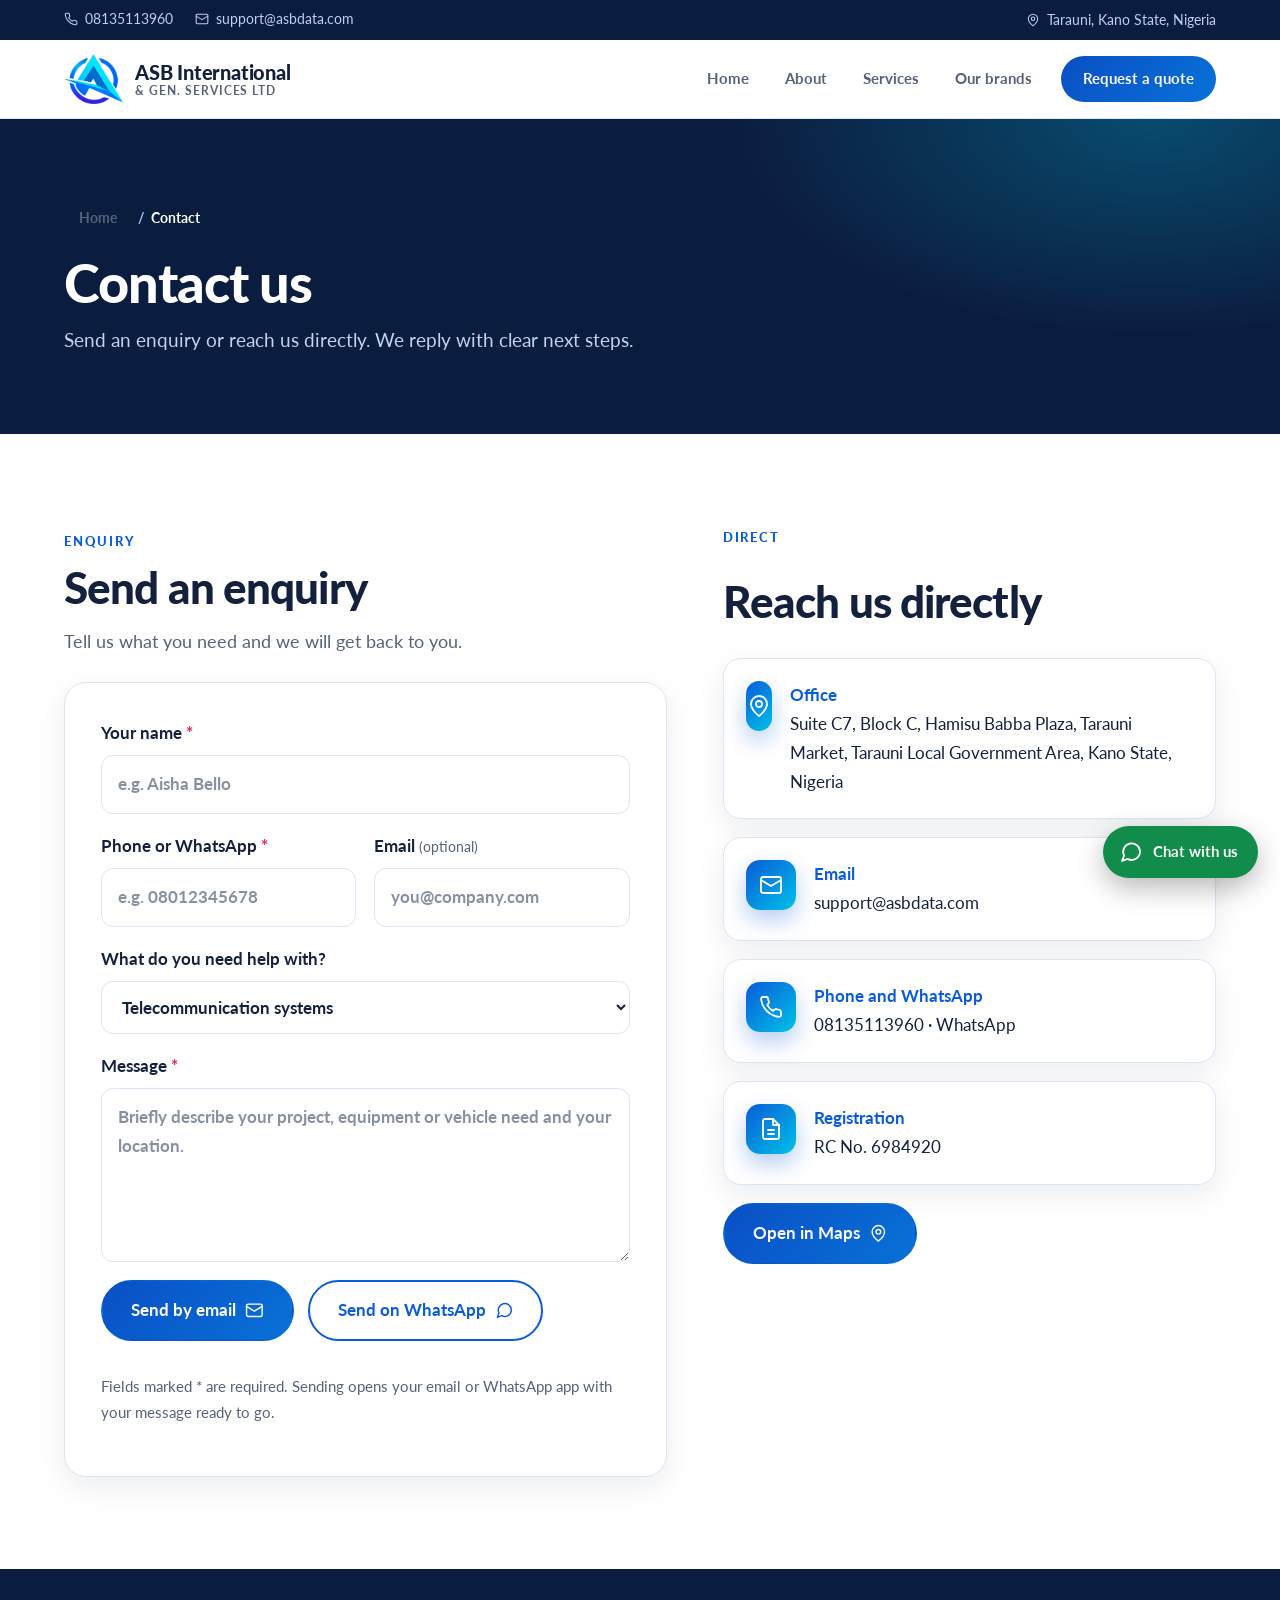
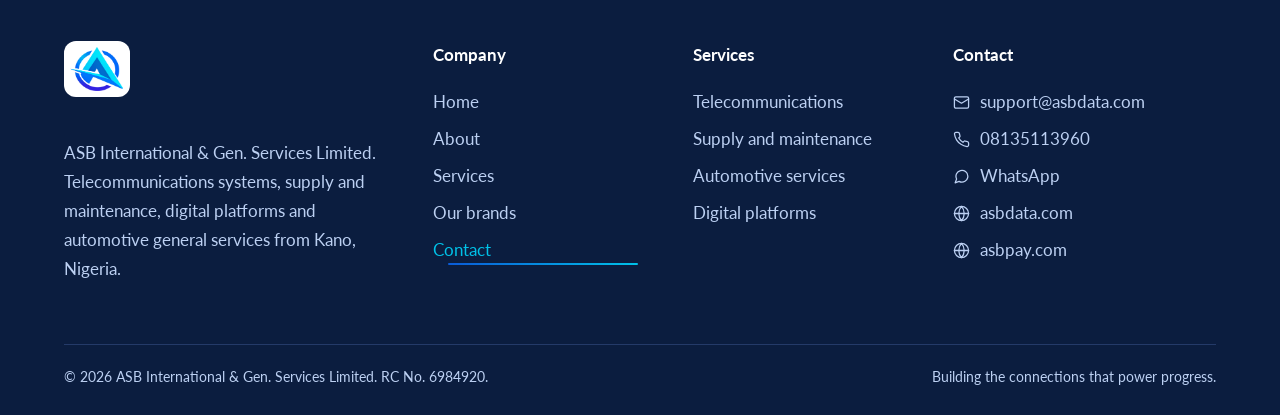
<file: contact.html>
<!DOCTYPE html>
<html lang="en"><head><meta charset="utf-8"><meta name="viewport" content="width=device-width, initial-scale=1">
<title>Contact | ASB International &amp; Gen. Services Limited</title>
<meta name="description" content="Contact ASB International &amp; Gen. Services Limited in Tarauni, Kano State, Nigeria.">
<link rel="icon" type="image/png" sizes="32x32" href="assets/favicon-32.png"><link rel="icon" type="image/png" sizes="48x48" href="assets/favicon-48.png"><link rel="apple-touch-icon" href="assets/apple-touch-icon.png"><meta name="theme-color" content="#0b1d3f"><meta property="og:type" content="website"><meta property="og:site_name" content="ASB International &amp; Gen. Services Limited"><meta property="og:title" content="Contact | ASB International &amp; Gen. Services Limited"><meta property="og:description" content="Contact ASB International &amp; Gen. Services Limited in Tarauni, Kano State, Nigeria."><meta property="og:image" content="assets/og-image.jpg"><meta name="twitter:card" content="summary_large_image"><script>document.documentElement.className+=" js"</script>
<link rel="preconnect" href="https://fonts.googleapis.com"><link rel="preconnect" href="https://fonts.gstatic.com" crossorigin>
<link href="https://fonts.googleapis.com/css2?family=Lato:wght@400;700;900&display=swap" rel="stylesheet">
<link rel="stylesheet" href="css/style.css"></head><body><svg width="0" height="0" style="position:absolute" aria-hidden="true" focusable="false"><defs><symbol id="i-phone" viewBox="0 0 24 24"><path d="M22 16.9v3a2 2 0 0 1-2.2 2 19.8 19.8 0 0 1-8.6-3.1 19.5 19.5 0 0 1-6-6A19.8 19.8 0 0 1 2.1 4.2 2 2 0 0 1 4.1 2h3a2 2 0 0 1 2 1.7c.1 1 .4 1.9.7 2.8a2 2 0 0 1-.5 2.1L8.1 9.9a16 16 0 0 0 6 6l1.3-1.3a2 2 0 0 1 2.1-.4c.9.3 1.8.6 2.8.7a2 2 0 0 1 1.7 2z"/></symbol><symbol id="i-mail" viewBox="0 0 24 24"><rect x="2" y="4" width="20" height="16" rx="2"/><path d="m22 7-10 6L2 7"/></symbol><symbol id="i-pin" viewBox="0 0 24 24"><path d="M20 10c0 6-8 12-8 12S4 16 4 10a8 8 0 0 1 16 0z"/><circle cx="12" cy="10" r="3"/></symbol><symbol id="i-globe" viewBox="0 0 24 24"><circle cx="12" cy="12" r="10"/><path d="M2 12h20M12 2a15 15 0 0 1 0 20 15 15 0 0 1 0-20z"/></symbol><symbol id="i-radio" viewBox="0 0 24 24"><path d="M4.9 19.1a10 10 0 0 1 0-14.2M19.1 4.9a10 10 0 0 1 0 14.2M8.1 16a5.5 5.5 0 0 1 0-8M15.9 8a5.5 5.5 0 0 1 0 8"/><circle cx="12" cy="12" r="1.5"/></symbol><symbol id="i-tower" viewBox="0 0 24 24"><path d="M12 12v10M8 22h8M7 8a7 7 0 0 1 10 0M4.5 5.5a11 11 0 0 1 15 0"/><circle cx="12" cy="11" r="1.5"/></symbol><symbol id="i-wrench" viewBox="0 0 24 24"><path d="M14.7 6.3a4 4 0 0 0 5 5L21 12.6a2 2 0 0 1 0 2.8l-5.6 5.6a2 2 0 0 1-2.8 0l-9.6-9.6a2 2 0 0 1 0-2.8L7 3.2a4 4 0 0 0 5 5z"/></symbol><symbol id="i-box" viewBox="0 0 24 24"><path d="M21 8 12 3 3 8v8l9 5 9-5z"/><path d="m3 8 9 5 9-5M12 13v8"/></symbol><symbol id="i-car" viewBox="0 0 24 24"><path d="M5 17H3v-5l2-5h14l2 5v5h-2"/><circle cx="7.5" cy="17" r="2"/><circle cx="16.5" cy="17" r="2"/><path d="M3 12h18"/></symbol><symbol id="i-gear" viewBox="0 0 24 24"><circle cx="12" cy="12" r="3"/><path d="M19.4 15a1.7 1.7 0 0 0 .3 1.9l.1.1a2 2 0 1 1-2.8 2.8l-.1-.1a1.7 1.7 0 0 0-1.9-.3 1.7 1.7 0 0 0-1 1.5V21a2 2 0 1 1-4 0v-.1a1.7 1.7 0 0 0-1.1-1.5 1.7 1.7 0 0 0-1.9.3l-.1.1a2 2 0 1 1-2.8-2.8l.1-.1a1.7 1.7 0 0 0 .3-1.9 1.7 1.7 0 0 0-1.5-1H3a2 2 0 1 1 0-4h.1a1.7 1.7 0 0 0 1.5-1.1 1.7 1.7 0 0 0-.3-1.9l-.1-.1a2 2 0 1 1 2.8-2.8l.1.1a1.7 1.7 0 0 0 1.9.3H9a1.7 1.7 0 0 0 1-1.5V3a2 2 0 1 1 4 0v.1a1.7 1.7 0 0 0 1 1.5 1.7 1.7 0 0 0 1.9-.3l.1-.1a2 2 0 1 1 2.8 2.8l-.1.1a1.7 1.7 0 0 0-.3 1.9V9a1.7 1.7 0 0 0 1.5 1H21a2 2 0 1 1 0 4h-.1a1.7 1.7 0 0 0-1.5 1z"/></symbol><symbol id="i-shield" viewBox="0 0 24 24"><path d="M12 22s8-4 8-10V5l-8-3-8 3v7c0 6 8 10 8 10z"/><path d="m9 12 2 2 4-4"/></symbol><symbol id="i-check" viewBox="0 0 24 24"><circle cx="12" cy="12" r="10"/><path d="m8 12 3 3 5-6"/></symbol><symbol id="i-award" viewBox="0 0 24 24"><circle cx="12" cy="8" r="6"/><path d="M15.5 13 17 22l-5-3-5 3 1.5-9"/></symbol><symbol id="i-users" viewBox="0 0 24 24"><path d="M17 21v-2a4 4 0 0 0-4-4H5a4 4 0 0 0-4 4v2"/><circle cx="9" cy="7" r="4"/><path d="M23 21v-2a4 4 0 0 0-3-3.9M16 3.1a4 4 0 0 1 0 7.8"/></symbol><symbol id="i-target" viewBox="0 0 24 24"><circle cx="12" cy="12" r="10"/><circle cx="12" cy="12" r="6"/><circle cx="12" cy="12" r="2"/></symbol><symbol id="i-eye" viewBox="0 0 24 24"><path d="M1 12s4-8 11-8 11 8 11 8-4 8-11 8S1 12 1 12z"/><circle cx="12" cy="12" r="3"/></symbol><symbol id="i-bulb" viewBox="0 0 24 24"><path d="M9 18h6M10 22h4M12 2a7 7 0 0 0-4 12.7c.6.5 1 1.3 1 2.3h6c0-1 .4-1.8 1-2.3A7 7 0 0 0 12 2z"/></symbol><symbol id="i-leaf" viewBox="0 0 24 24"><path d="M11 20A7 7 0 0 1 4 13c0-6 6-10 16-10 0 10-4 17-9 17zM4 21c3-6 6-9 11-11"/></symbol><symbol id="i-handshake" viewBox="0 0 24 24"><path d="m11 17 2 2a1.4 1.4 0 0 0 2-2M14 14l2.5 2.5a1.4 1.4 0 0 0 2-2L15 11M2 11l5-5 4 1 3-1 6 6-3 4M2 11l4 4a1.4 1.4 0 0 0 2 0"/></symbol><symbol id="i-building" viewBox="0 0 24 24"><rect x="4" y="2" width="16" height="20" rx="2"/><path d="M9 22v-4h6v4M8 6h.01M12 6h.01M16 6h.01M8 10h.01M12 10h.01M16 10h.01M8 14h.01M12 14h.01M16 14h.01"/></symbol><symbol id="i-file" viewBox="0 0 24 24"><path d="M14 2H6a2 2 0 0 0-2 2v16a2 2 0 0 0 2 2h12a2 2 0 0 0 2-2V8z"/><path d="M14 2v6h6M9 13h6M9 17h6"/></symbol><symbol id="i-card" viewBox="0 0 24 24"><rect x="2" y="5" width="20" height="14" rx="2"/><path d="M2 10h20"/></symbol><symbol id="i-data" viewBox="0 0 24 24"><ellipse cx="12" cy="5" rx="9" ry="3"/><path d="M3 5v14c0 1.7 4 3 9 3s9-1.3 9-3V5M3 12c0 1.7 4 3 9 3s9-1.3 9-3"/></symbol><symbol id="i-arrow" viewBox="0 0 24 24"><path d="M5 12h14M13 6l6 6-6 6"/></symbol><symbol id="i-up" viewBox="0 0 24 24"><path d="m18 15-6-6-6 6"/></symbol><symbol id="i-clock" viewBox="0 0 24 24"><circle cx="12" cy="12" r="10"/><path d="M12 6v6l4 2"/></symbol><symbol id="i-wa" viewBox="0 0 24 24"><path d="M21 11.5a8.4 8.4 0 0 1-12.4 7.4L3 21l2.1-5.5A8.4 8.4 0 1 1 21 11.5z"/></symbol><symbol id="i-truck" viewBox="0 0 24 24"><path d="M1 3h15v13H1zM16 8h4l3 3v5h-7"/><circle cx="5.5" cy="18.5" r="2"/><circle cx="18.5" cy="18.5" r="2"/></symbol><symbol id="i-cap" viewBox="0 0 24 24"><path d="M22 10 12 5 2 10l10 5z"/><path d="M6 12v5c3 2 9 2 12 0v-5"/></symbol><symbol id="i-heart" viewBox="0 0 24 24"><path d="M20.8 4.6a5.5 5.5 0 0 0-7.8 0L12 5.7l-1-1.1a5.5 5.5 0 0 0-7.8 7.8l1 1.1L12 21l7.8-7.5 1-1.1a5.5 5.5 0 0 0 0-7.8z"/></symbol><symbol id="i-store" viewBox="0 0 24 24"><path d="M3 9 5 3h14l2 6M3 9v12h18V9M3 9c0 2 3 2 3 0 0 2 3 2 3 0 0 2 3 2 3 0 0 2 3 2 3 0 0 2 3 2 3 0"/></symbol><symbol id="i-bolt" viewBox="0 0 24 24"><path d="M13 2 3 14h9l-1 8 10-12h-9z"/></symbol><symbol id="i-menu" viewBox="0 0 24 24"><path d="M3 6h18M3 12h18M3 18h18"/></symbol><symbol id="i-close" viewBox="0 0 24 24"><path d="M6 6l12 12M18 6 6 18"/></symbol></defs></svg>
<a class="skip" href="#main">Skip to main content</a><div class="topbar"><div class="wrap"><div><a href="tel:+2348135113960"><svg class="ico" aria-hidden="true" focusable="false"><use href="#i-phone"/></svg>08135113960</a><a href="mailto:support@asbdata.com"><svg class="ico" aria-hidden="true" focusable="false"><use href="#i-mail"/></svg>support@asbdata.com</a></div><div class="r"><svg class="ico" aria-hidden="true" focusable="false"><use href="#i-pin"/></svg>Tarauni, Kano State, Nigeria</div></div></div><header><div class="wrap"><a class="brand" href="index.html" aria-label="ASB International and Gen. Services Limited, home"><img src="assets/logo.png" alt="" width="59" height="50"><span><b>ASB International</b><small>&amp; Gen. Services Ltd</small></span></a><button class="menu" type="button" aria-expanded="false" aria-controls="nav"><svg class="ico" aria-hidden="true" focusable="false"><use href="#i-menu"/></svg><span>Menu</span></button><nav id="nav" aria-label="Main"><a href="index.html">Home</a><a href="about.html">About</a><a href="services.html">Services</a><a href="brands.html">Our brands</a><a class="cta-link active" href="contact.html#enquiry">Request a quote</a></nav></div></header><main id="main">
<div class="page-hero"><div class="wrap"><nav class="crumbs" aria-label="Breadcrumb"><a href="index.html">Home</a> / <span aria-current="page">Contact</span></nav><h1>Contact us</h1><p>Send an enquiry or reach us directly. We reply with clear next steps.</p></div></div>

<section><div class="wrap split">
<div class="reveal" id="enquiry"><span class="tag">Enquiry</span><h2>Send an enquiry</h2><p class="lead" style="margin-bottom:26px">Tell us what you need and we will get back to you.</p>
<form id="contact-form" novalidate>
<label><span>Your name <em class="req" aria-hidden="true">*</em></span><input name="name" required autocomplete="name" placeholder="e.g. Aisha Bello"></label>
<div class="row2"><label><span>Phone or WhatsApp <em class="req" aria-hidden="true">*</em></span><input name="phone" type="tel" inputmode="tel" required autocomplete="tel" placeholder="e.g. 08012345678"></label>
<label><span>Email <small>(optional)</small></span><input name="email" type="email" autocomplete="email" placeholder="you@company.com"></label></div>
<label><span>What do you need help with?</span><select name="topic"><option>Telecommunication systems</option><option>Supply and maintenance</option><option>Automotive services</option><option>ASB Data or ASB Pay</option><option>Other</option></select></label>
<label><span>Message <em class="req" aria-hidden="true">*</em></span><textarea name="message" rows="5" required placeholder="Briefly describe your project, equipment or vehicle need and your location."></textarea></label>
<div class="btns"><button class="btn dark" type="submit">Send by email <svg class="ico" aria-hidden="true" focusable="false"><use href="#i-mail"/></svg></button><button class="btn outline" type="button" id="send-wa">Send on WhatsApp <svg class="ico" aria-hidden="true" focusable="false"><use href="#i-wa"/></svg></button></div>
<p class="note" id="form-status" role="status" aria-live="polite">Fields marked * are required. Sending opens your email or WhatsApp app with your message ready to go.</p></form></div>
<div class="cinfo reveal"><span class="tag">Direct</span><h2>Reach us directly</h2>
<div class="cbox"><div class="icon-box"><svg class="ico" aria-hidden="true" focusable="false"><use href="#i-pin"/></svg></div><div><b>Office</b>Suite C7, Block C, Hamisu Babba Plaza, Tarauni Market, Tarauni Local Government Area, Kano State, Nigeria</div></div>
<div class="cbox"><div class="icon-box"><svg class="ico" aria-hidden="true" focusable="false"><use href="#i-mail"/></svg></div><div><b>Email</b><a href="mailto:support@asbdata.com">support@asbdata.com</a></div></div>
<div class="cbox"><div class="icon-box"><svg class="ico" aria-hidden="true" focusable="false"><use href="#i-phone"/></svg></div><div><b>Phone and WhatsApp</b><a href="tel:+2348135113960">08135113960</a> · <a href="https://wa.me/2348135113960" rel="noopener">WhatsApp</a></div></div>
<div class="cbox"><div class="icon-box"><svg class="ico" aria-hidden="true" focusable="false"><use href="#i-file"/></svg></div><div><b>Registration</b>RC No. 6984920</div></div>
<a class="btn dark" style="justify-self:start" href="https://www.google.com/maps/search/?api=1&amp;query=Hamisu+Babba+Plaza+Tarauni+Kano" rel="noopener">Open in Maps <svg class="ico" aria-hidden="true" focusable="false"><use href="#i-pin"/></svg></a></div></div></section>
</main><footer><div class="wrap"><div class="cols"><div><img src="assets/logo.png" alt="ASB logo" width="66" height="56"><p>ASB International &amp; Gen. Services Limited. Telecommunications systems, supply and maintenance, digital platforms and automotive general services from Kano, Nigeria.</p></div><nav aria-label="Company"><p class="fh">Company</p><a href="index.html">Home</a><a href="about.html">About</a><a href="services.html">Services</a><a href="brands.html">Our brands</a><a href="contact.html" class="active" aria-current="page">Contact</a></nav><nav aria-label="Services"><p class="fh">Services</p><a href="services.html#telecom">Telecommunications</a><a href="services.html#supply">Supply and maintenance</a><a href="services.html#auto">Automotive services</a><a href="services.html#digital">Digital platforms</a></nav><div><p class="fh">Contact</p><a class="ci" href="mailto:support@asbdata.com"><svg class="ico" aria-hidden="true" focusable="false"><use href="#i-mail"/></svg>support@asbdata.com</a><a class="ci" href="tel:+2348135113960"><svg class="ico" aria-hidden="true" focusable="false"><use href="#i-phone"/></svg>08135113960</a><a class="ci" href="https://wa.me/2348135113960?text=Hello%20ASB%2C%20I%27d%20like%20to%20make%20an%20enquiry." rel="noopener" target="_blank"><svg class="ico" aria-hidden="true" focusable="false"><use href="#i-wa"/></svg>WhatsApp</a><a class="ci" href="https://asbdata.com" rel="noopener"><svg class="ico" aria-hidden="true" focusable="false"><use href="#i-globe"/></svg>asbdata.com</a><a class="ci" href="https://asbpay.com" rel="noopener"><svg class="ico" aria-hidden="true" focusable="false"><use href="#i-globe"/></svg>asbpay.com</a></div></div><div class="legal"><span>&copy; <span id="yr">2026</span> ASB International &amp; Gen. Services Limited. RC No. 6984920.</span><span>Building the connections that power progress.</span></div></div></footer><a class="fab" href="https://wa.me/2348135113960?text=Hello%20ASB%2C%20I%27d%20like%20to%20make%20an%20enquiry." rel="noopener" target="_blank" aria-label="Chat with ASB on WhatsApp"><svg class="ico" aria-hidden="true" focusable="false"><use href="#i-wa"/></svg><span>Chat with us</span></a><button class="totop" type="button" aria-label="Back to top"><svg class="ico" aria-hidden="true" focusable="false"><use href="#i-up"/></svg></button><script src="js/main.js" defer></script></body></html>
</file>
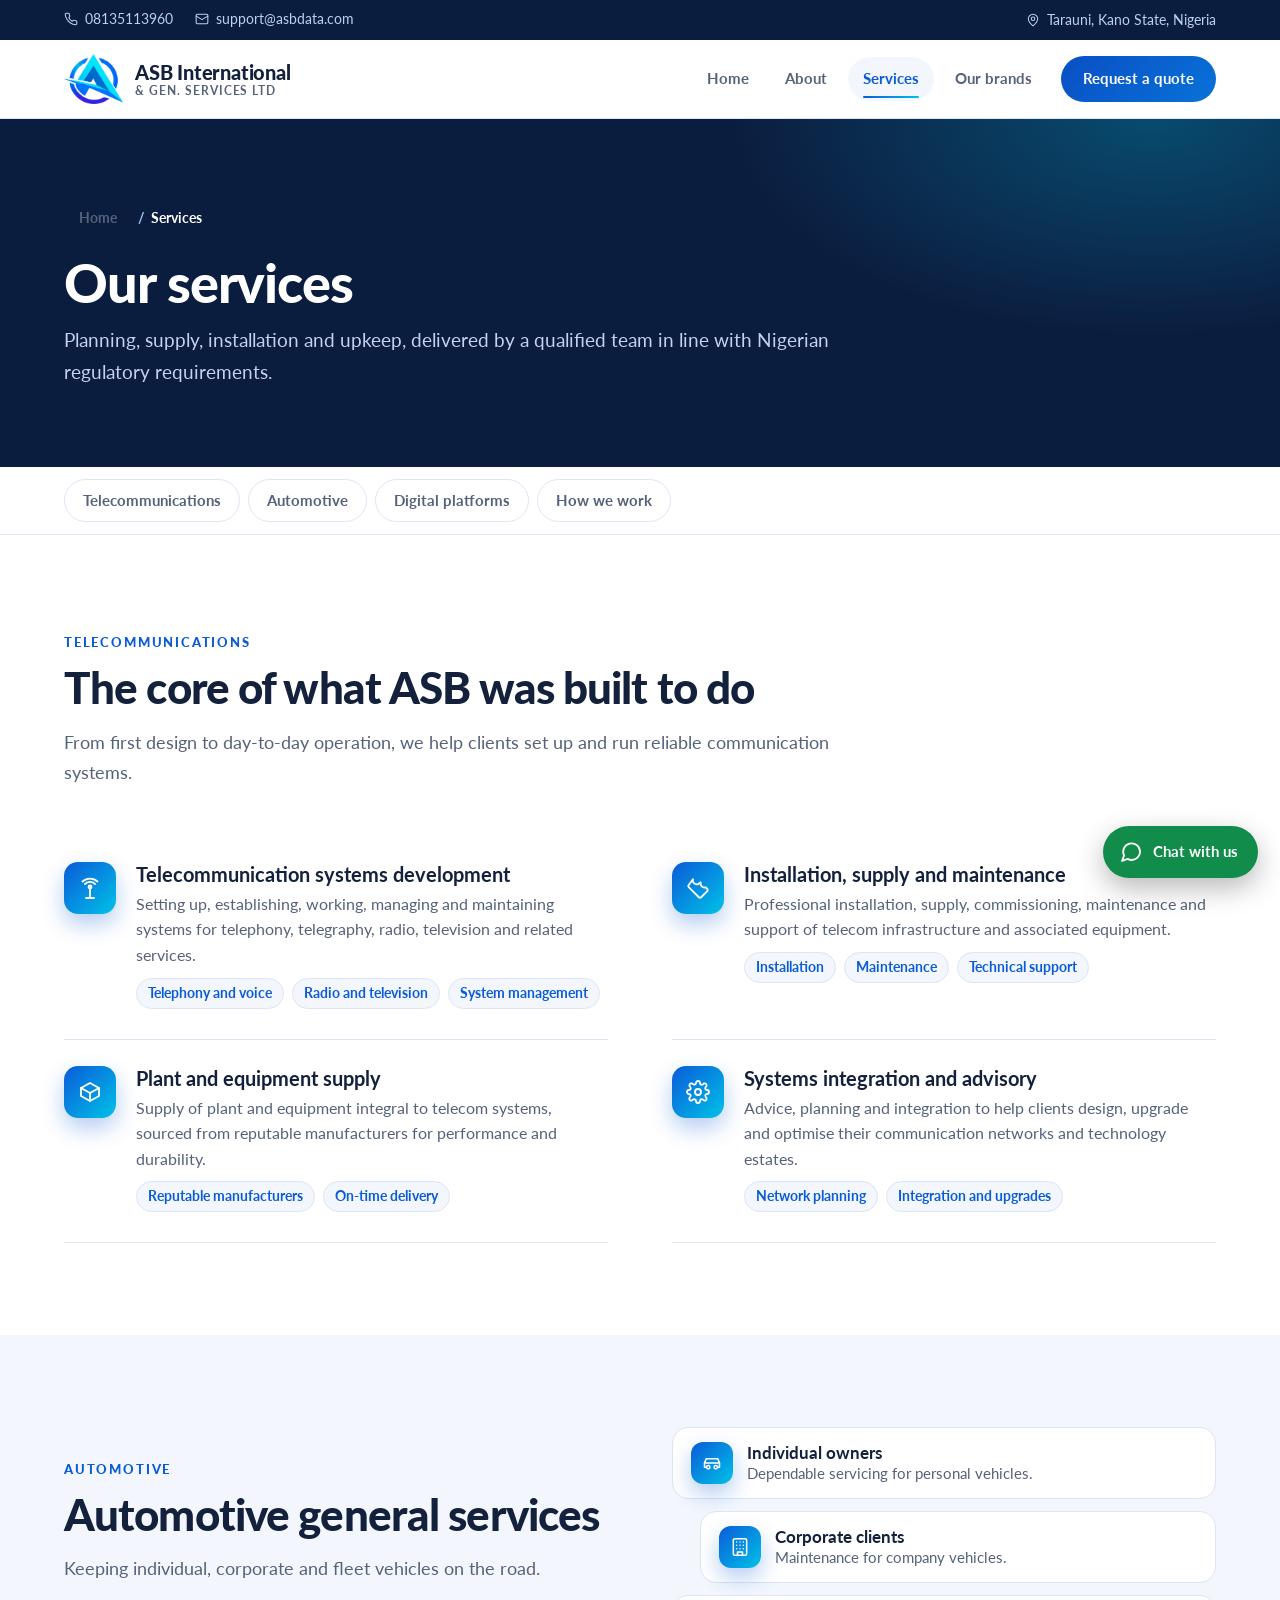
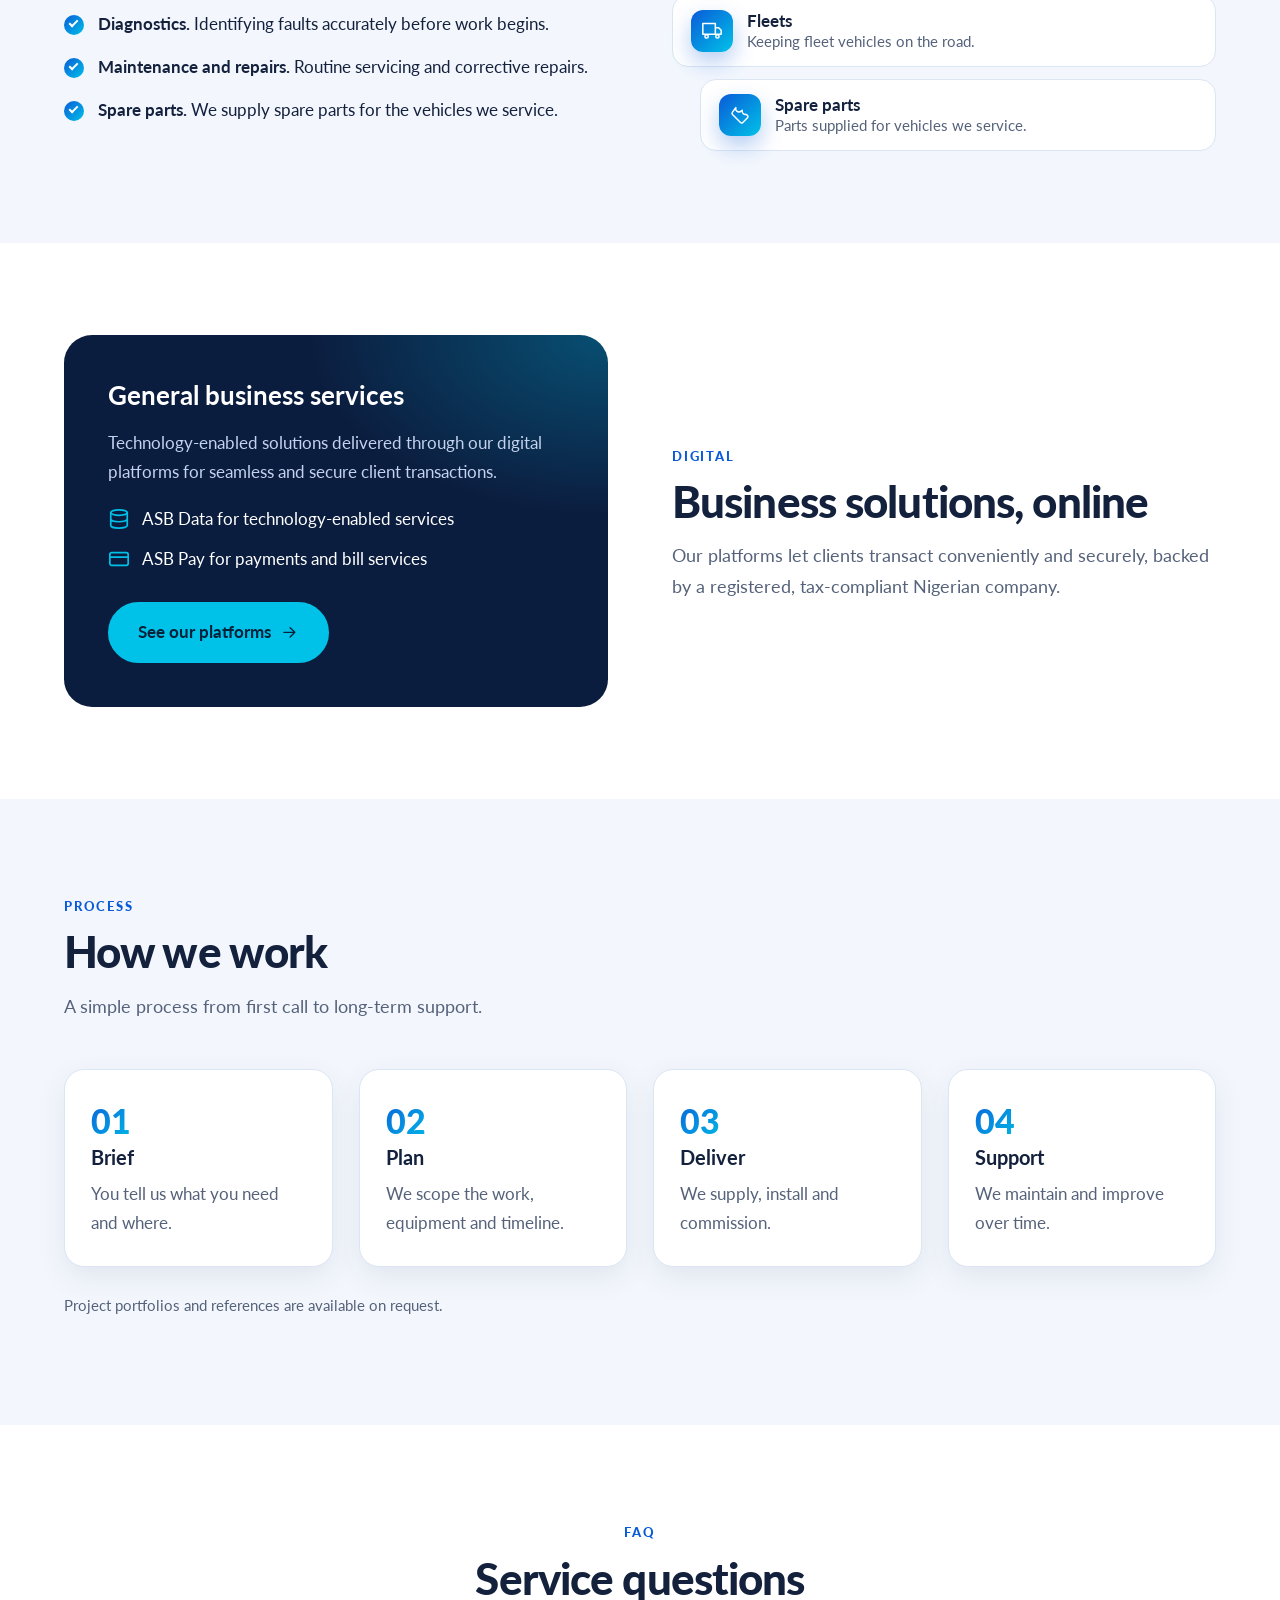
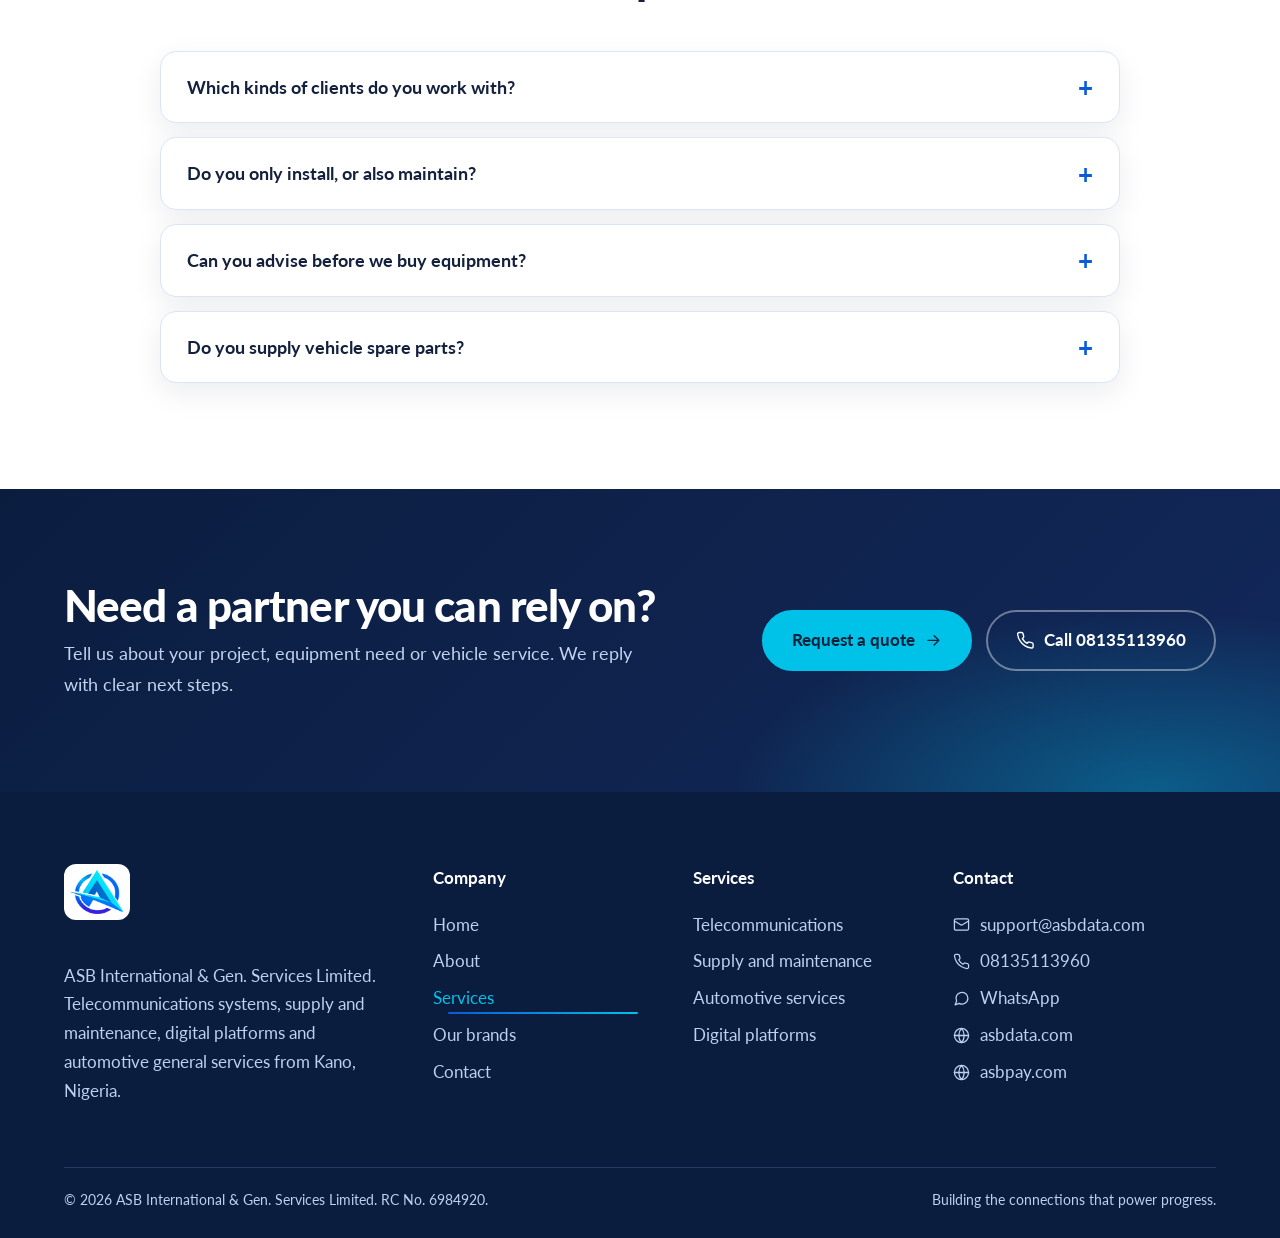
<file: services.html>
<!DOCTYPE html>
<html lang="en"><head><meta charset="utf-8"><meta name="viewport" content="width=device-width, initial-scale=1">
<title>Services | ASB International &amp; Gen. Services Limited</title>
<meta name="description" content="Telecommunication systems, installation, supply, maintenance, systems integration and automotive general services from ASB International.">
<link rel="icon" type="image/png" sizes="32x32" href="assets/favicon-32.png"><link rel="icon" type="image/png" sizes="48x48" href="assets/favicon-48.png"><link rel="apple-touch-icon" href="assets/apple-touch-icon.png"><meta name="theme-color" content="#0b1d3f"><meta property="og:type" content="website"><meta property="og:site_name" content="ASB International &amp; Gen. Services Limited"><meta property="og:title" content="Services | ASB International &amp; Gen. Services Limited"><meta property="og:description" content="Telecommunication systems, installation, supply, maintenance, systems integration and automotive general services from ASB International."><meta property="og:image" content="assets/og-image.jpg"><meta name="twitter:card" content="summary_large_image"><script>document.documentElement.className+=" js"</script>
<link rel="preconnect" href="https://fonts.googleapis.com"><link rel="preconnect" href="https://fonts.gstatic.com" crossorigin>
<link href="https://fonts.googleapis.com/css2?family=Lato:wght@400;700;900&display=swap" rel="stylesheet">
<link rel="stylesheet" href="css/style.css"></head><body><svg width="0" height="0" style="position:absolute" aria-hidden="true" focusable="false"><defs><symbol id="i-phone" viewBox="0 0 24 24"><path d="M22 16.9v3a2 2 0 0 1-2.2 2 19.8 19.8 0 0 1-8.6-3.1 19.5 19.5 0 0 1-6-6A19.8 19.8 0 0 1 2.1 4.2 2 2 0 0 1 4.1 2h3a2 2 0 0 1 2 1.7c.1 1 .4 1.9.7 2.8a2 2 0 0 1-.5 2.1L8.1 9.9a16 16 0 0 0 6 6l1.3-1.3a2 2 0 0 1 2.1-.4c.9.3 1.8.6 2.8.7a2 2 0 0 1 1.7 2z"/></symbol><symbol id="i-mail" viewBox="0 0 24 24"><rect x="2" y="4" width="20" height="16" rx="2"/><path d="m22 7-10 6L2 7"/></symbol><symbol id="i-pin" viewBox="0 0 24 24"><path d="M20 10c0 6-8 12-8 12S4 16 4 10a8 8 0 0 1 16 0z"/><circle cx="12" cy="10" r="3"/></symbol><symbol id="i-globe" viewBox="0 0 24 24"><circle cx="12" cy="12" r="10"/><path d="M2 12h20M12 2a15 15 0 0 1 0 20 15 15 0 0 1 0-20z"/></symbol><symbol id="i-radio" viewBox="0 0 24 24"><path d="M4.9 19.1a10 10 0 0 1 0-14.2M19.1 4.9a10 10 0 0 1 0 14.2M8.1 16a5.5 5.5 0 0 1 0-8M15.9 8a5.5 5.5 0 0 1 0 8"/><circle cx="12" cy="12" r="1.5"/></symbol><symbol id="i-tower" viewBox="0 0 24 24"><path d="M12 12v10M8 22h8M7 8a7 7 0 0 1 10 0M4.5 5.5a11 11 0 0 1 15 0"/><circle cx="12" cy="11" r="1.5"/></symbol><symbol id="i-wrench" viewBox="0 0 24 24"><path d="M14.7 6.3a4 4 0 0 0 5 5L21 12.6a2 2 0 0 1 0 2.8l-5.6 5.6a2 2 0 0 1-2.8 0l-9.6-9.6a2 2 0 0 1 0-2.8L7 3.2a4 4 0 0 0 5 5z"/></symbol><symbol id="i-box" viewBox="0 0 24 24"><path d="M21 8 12 3 3 8v8l9 5 9-5z"/><path d="m3 8 9 5 9-5M12 13v8"/></symbol><symbol id="i-car" viewBox="0 0 24 24"><path d="M5 17H3v-5l2-5h14l2 5v5h-2"/><circle cx="7.5" cy="17" r="2"/><circle cx="16.5" cy="17" r="2"/><path d="M3 12h18"/></symbol><symbol id="i-gear" viewBox="0 0 24 24"><circle cx="12" cy="12" r="3"/><path d="M19.4 15a1.7 1.7 0 0 0 .3 1.9l.1.1a2 2 0 1 1-2.8 2.8l-.1-.1a1.7 1.7 0 0 0-1.9-.3 1.7 1.7 0 0 0-1 1.5V21a2 2 0 1 1-4 0v-.1a1.7 1.7 0 0 0-1.1-1.5 1.7 1.7 0 0 0-1.9.3l-.1.1a2 2 0 1 1-2.8-2.8l.1-.1a1.7 1.7 0 0 0 .3-1.9 1.7 1.7 0 0 0-1.5-1H3a2 2 0 1 1 0-4h.1a1.7 1.7 0 0 0 1.5-1.1 1.7 1.7 0 0 0-.3-1.9l-.1-.1a2 2 0 1 1 2.8-2.8l.1.1a1.7 1.7 0 0 0 1.9.3H9a1.7 1.7 0 0 0 1-1.5V3a2 2 0 1 1 4 0v.1a1.7 1.7 0 0 0 1 1.5 1.7 1.7 0 0 0 1.9-.3l.1-.1a2 2 0 1 1 2.8 2.8l-.1.1a1.7 1.7 0 0 0-.3 1.9V9a1.7 1.7 0 0 0 1.5 1H21a2 2 0 1 1 0 4h-.1a1.7 1.7 0 0 0-1.5 1z"/></symbol><symbol id="i-shield" viewBox="0 0 24 24"><path d="M12 22s8-4 8-10V5l-8-3-8 3v7c0 6 8 10 8 10z"/><path d="m9 12 2 2 4-4"/></symbol><symbol id="i-check" viewBox="0 0 24 24"><circle cx="12" cy="12" r="10"/><path d="m8 12 3 3 5-6"/></symbol><symbol id="i-award" viewBox="0 0 24 24"><circle cx="12" cy="8" r="6"/><path d="M15.5 13 17 22l-5-3-5 3 1.5-9"/></symbol><symbol id="i-users" viewBox="0 0 24 24"><path d="M17 21v-2a4 4 0 0 0-4-4H5a4 4 0 0 0-4 4v2"/><circle cx="9" cy="7" r="4"/><path d="M23 21v-2a4 4 0 0 0-3-3.9M16 3.1a4 4 0 0 1 0 7.8"/></symbol><symbol id="i-target" viewBox="0 0 24 24"><circle cx="12" cy="12" r="10"/><circle cx="12" cy="12" r="6"/><circle cx="12" cy="12" r="2"/></symbol><symbol id="i-eye" viewBox="0 0 24 24"><path d="M1 12s4-8 11-8 11 8 11 8-4 8-11 8S1 12 1 12z"/><circle cx="12" cy="12" r="3"/></symbol><symbol id="i-bulb" viewBox="0 0 24 24"><path d="M9 18h6M10 22h4M12 2a7 7 0 0 0-4 12.7c.6.5 1 1.3 1 2.3h6c0-1 .4-1.8 1-2.3A7 7 0 0 0 12 2z"/></symbol><symbol id="i-leaf" viewBox="0 0 24 24"><path d="M11 20A7 7 0 0 1 4 13c0-6 6-10 16-10 0 10-4 17-9 17zM4 21c3-6 6-9 11-11"/></symbol><symbol id="i-handshake" viewBox="0 0 24 24"><path d="m11 17 2 2a1.4 1.4 0 0 0 2-2M14 14l2.5 2.5a1.4 1.4 0 0 0 2-2L15 11M2 11l5-5 4 1 3-1 6 6-3 4M2 11l4 4a1.4 1.4 0 0 0 2 0"/></symbol><symbol id="i-building" viewBox="0 0 24 24"><rect x="4" y="2" width="16" height="20" rx="2"/><path d="M9 22v-4h6v4M8 6h.01M12 6h.01M16 6h.01M8 10h.01M12 10h.01M16 10h.01M8 14h.01M12 14h.01M16 14h.01"/></symbol><symbol id="i-file" viewBox="0 0 24 24"><path d="M14 2H6a2 2 0 0 0-2 2v16a2 2 0 0 0 2 2h12a2 2 0 0 0 2-2V8z"/><path d="M14 2v6h6M9 13h6M9 17h6"/></symbol><symbol id="i-card" viewBox="0 0 24 24"><rect x="2" y="5" width="20" height="14" rx="2"/><path d="M2 10h20"/></symbol><symbol id="i-data" viewBox="0 0 24 24"><ellipse cx="12" cy="5" rx="9" ry="3"/><path d="M3 5v14c0 1.7 4 3 9 3s9-1.3 9-3V5M3 12c0 1.7 4 3 9 3s9-1.3 9-3"/></symbol><symbol id="i-arrow" viewBox="0 0 24 24"><path d="M5 12h14M13 6l6 6-6 6"/></symbol><symbol id="i-up" viewBox="0 0 24 24"><path d="m18 15-6-6-6 6"/></symbol><symbol id="i-clock" viewBox="0 0 24 24"><circle cx="12" cy="12" r="10"/><path d="M12 6v6l4 2"/></symbol><symbol id="i-wa" viewBox="0 0 24 24"><path d="M21 11.5a8.4 8.4 0 0 1-12.4 7.4L3 21l2.1-5.5A8.4 8.4 0 1 1 21 11.5z"/></symbol><symbol id="i-truck" viewBox="0 0 24 24"><path d="M1 3h15v13H1zM16 8h4l3 3v5h-7"/><circle cx="5.5" cy="18.5" r="2"/><circle cx="18.5" cy="18.5" r="2"/></symbol><symbol id="i-cap" viewBox="0 0 24 24"><path d="M22 10 12 5 2 10l10 5z"/><path d="M6 12v5c3 2 9 2 12 0v-5"/></symbol><symbol id="i-heart" viewBox="0 0 24 24"><path d="M20.8 4.6a5.5 5.5 0 0 0-7.8 0L12 5.7l-1-1.1a5.5 5.5 0 0 0-7.8 7.8l1 1.1L12 21l7.8-7.5 1-1.1a5.5 5.5 0 0 0 0-7.8z"/></symbol><symbol id="i-store" viewBox="0 0 24 24"><path d="M3 9 5 3h14l2 6M3 9v12h18V9M3 9c0 2 3 2 3 0 0 2 3 2 3 0 0 2 3 2 3 0 0 2 3 2 3 0 0 2 3 2 3 0"/></symbol><symbol id="i-bolt" viewBox="0 0 24 24"><path d="M13 2 3 14h9l-1 8 10-12h-9z"/></symbol><symbol id="i-menu" viewBox="0 0 24 24"><path d="M3 6h18M3 12h18M3 18h18"/></symbol><symbol id="i-close" viewBox="0 0 24 24"><path d="M6 6l12 12M18 6 6 18"/></symbol></defs></svg>
<a class="skip" href="#main">Skip to main content</a><div class="topbar"><div class="wrap"><div><a href="tel:+2348135113960"><svg class="ico" aria-hidden="true" focusable="false"><use href="#i-phone"/></svg>08135113960</a><a href="mailto:support@asbdata.com"><svg class="ico" aria-hidden="true" focusable="false"><use href="#i-mail"/></svg>support@asbdata.com</a></div><div class="r"><svg class="ico" aria-hidden="true" focusable="false"><use href="#i-pin"/></svg>Tarauni, Kano State, Nigeria</div></div></div><header><div class="wrap"><a class="brand" href="index.html" aria-label="ASB International and Gen. Services Limited, home"><img src="assets/logo.png" alt="" width="59" height="50"><span><b>ASB International</b><small>&amp; Gen. Services Ltd</small></span></a><button class="menu" type="button" aria-expanded="false" aria-controls="nav"><svg class="ico" aria-hidden="true" focusable="false"><use href="#i-menu"/></svg><span>Menu</span></button><nav id="nav" aria-label="Main"><a href="index.html">Home</a><a href="about.html">About</a><a href="services.html" class="active" aria-current="page">Services</a><a href="brands.html">Our brands</a><a class="cta-link" href="contact.html#enquiry">Request a quote</a></nav></div></header><main id="main">
<div class="page-hero"><div class="wrap"><nav class="crumbs" aria-label="Breadcrumb"><a href="index.html">Home</a> / <span aria-current="page">Services</span></nav><h1>Our services</h1><p>Planning, supply, installation and upkeep, delivered by a qualified team in line with Nigerian regulatory requirements.</p></div></div>
<div class="subnav" role="navigation" aria-label="On this page"><div class="wrap"><a href="#telecom">Telecommunications</a><a href="#auto">Automotive</a><a href="#digital">Digital platforms</a><a href="#process">How we work</a></div></div>

<section id="telecom"><div class="wrap"><div class="sec-head reveal"><span class="tag">Telecommunications</span><h2>The core of what ASB was built to do</h2><p class="lead">From first design to day-to-day operation, we help clients set up and run reliable communication systems.</p></div>
<ul class="svc-list reveal"><li class="svc"><div class="icon-box"><svg class="ico" aria-hidden="true" focusable="false"><use href="#i-tower"/></svg></div><h3>Telecommunication systems development</h3><p>Setting up, establishing, working, managing and maintaining systems for telephony, telegraphy, radio, television and related services.</p><ul><li>Telephony and voice</li><li>Radio and television</li><li>System management</li></ul></li><li class="svc" id="supply"><div class="icon-box"><svg class="ico" aria-hidden="true" focusable="false"><use href="#i-wrench"/></svg></div><h3>Installation, supply and maintenance</h3><p>Professional installation, supply, commissioning, maintenance and support of telecom infrastructure and associated equipment.</p><ul><li>Installation</li><li>Maintenance</li><li>Technical support</li></ul></li><li class="svc"><div class="icon-box"><svg class="ico" aria-hidden="true" focusable="false"><use href="#i-box"/></svg></div><h3>Plant and equipment supply</h3><p>Supply of plant and equipment integral to telecom systems, sourced from reputable manufacturers for performance and durability.</p><ul><li>Reputable manufacturers</li><li>On-time delivery</li></ul></li><li class="svc"><div class="icon-box"><svg class="ico" aria-hidden="true" focusable="false"><use href="#i-gear"/></svg></div><h3>Systems integration and advisory</h3><p>Advice, planning and integration to help clients design, upgrade and optimise their communication networks and technology estates.</p><ul><li>Network planning</li><li>Integration and upgrades</li></ul></li></ul></div></section>

<section class="alt" id="auto"><div class="wrap feature"><div class="reveal"><span class="tag">Automotive</span><h2>Automotive general services</h2><p class="lead">Keeping individual, corporate and fleet vehicles on the road.</p>
<ul class="list" style="margin-top:26px"><li><b>Diagnostics.</b> Identifying faults accurately before work begins.</li><li><b>Maintenance and repairs.</b> Routine servicing and corrective repairs.</li><li><b>Spare parts.</b> We supply spare parts for the vehicles we service.</li></ul></div>
<div class="mini reveal"><div><div class="icon-box"><svg class="ico" aria-hidden="true" focusable="false"><use href="#i-car"/></svg></div><div><b>Individual owners</b><span>Dependable servicing for personal vehicles.</span></div></div><div><div class="icon-box"><svg class="ico" aria-hidden="true" focusable="false"><use href="#i-building"/></svg></div><div><b>Corporate clients</b><span>Maintenance for company vehicles.</span></div></div><div><div class="icon-box"><svg class="ico" aria-hidden="true" focusable="false"><use href="#i-truck"/></svg></div><div><b>Fleets</b><span>Keeping fleet vehicles on the road.</span></div></div><div><div class="icon-box"><svg class="ico" aria-hidden="true" focusable="false"><use href="#i-wrench"/></svg></div><div><b>Spare parts</b><span>Parts supplied for vehicles we service.</span></div></div></div></div></section>

<section id="digital"><div class="wrap feature"><div class="panel reveal"><h3>General business services</h3><p>Technology-enabled solutions delivered through our digital platforms for seamless and secure client transactions.</p><ul><li><svg class="ico" aria-hidden="true" focusable="false"><use href="#i-data"/></svg><span>ASB Data for technology-enabled services</span></li><li><svg class="ico" aria-hidden="true" focusable="false"><use href="#i-card"/></svg><span>ASB Pay for payments and bill services</span></li></ul><div class="btns" style="margin-top:28px"><a class="btn" href="brands.html">See our platforms <svg class="ico" aria-hidden="true" focusable="false"><use href="#i-arrow"/></svg></a></div></div>
<div class="reveal"><span class="tag">Digital</span><h2>Business solutions, online</h2><p class="lead">Our platforms let clients transact conveniently and securely, backed by a registered, tax-compliant Nigerian company.</p></div></div></section>

<section class="alt" id="process"><div class="wrap"><div class="sec-head reveal"><span class="tag">Process</span><h2>How we work</h2><p class="lead m-hide">A simple process from first call to long-term support.</p></div>
<ol class="steps reveal"><li><b>Brief</b><span>You tell us what you need and where.</span></li><li><b>Plan</b><span>We scope the work, equipment and timeline.</span></li><li><b>Deliver</b><span>We supply, install and commission.</span></li><li><b>Support</b><span>We maintain and improve over time.</span></li></ol>
<p class="note" style="margin-top:26px">Project portfolios and references are available on request.</p></div></section>

<section><div class="wrap"><div class="sec-head center reveal"><span class="tag">FAQ</span><h2>Service questions</h2></div><div style="max-width:960px;margin:0 auto" class="reveal">
<details><summary>Which kinds of clients do you work with?</summary><p>Enterprises, institutions, operators, public sector bodies, fleet owners and individuals.</p></details>
<details><summary>Do you only install, or also maintain?</summary><p>Both. We supply, install and commission equipment, then maintain and support it over time.</p></details>
<details><summary>Can you advise before we buy equipment?</summary><p>Yes. Our advisory service helps you plan, design and upgrade your network or technology estate before you commit.</p></details>
<details><summary>Do you supply vehicle spare parts?</summary><p>Yes, we supply spare parts for the vehicles we service.</p></details></div></div></section>
<section class="cta"><div class="wrap"><div><h2>Need a partner you can rely on?</h2><p>Tell us about your project, equipment need or vehicle service. We reply with clear next steps.</p></div><div class="btns"><a class="btn" href="contact.html#enquiry">Request a quote <svg class="ico" aria-hidden="true" focusable="false"><use href="#i-arrow"/></svg></a><a class="btn ghost" href="tel:+2348135113960"><svg class="ico" aria-hidden="true" focusable="false"><use href="#i-phone"/></svg>Call 08135113960</a></div></div></section>
</main><footer><div class="wrap"><div class="cols"><div><img src="assets/logo.png" alt="ASB logo" width="66" height="56"><p>ASB International &amp; Gen. Services Limited. Telecommunications systems, supply and maintenance, digital platforms and automotive general services from Kano, Nigeria.</p></div><nav aria-label="Company"><p class="fh">Company</p><a href="index.html">Home</a><a href="about.html">About</a><a href="services.html" class="active" aria-current="page">Services</a><a href="brands.html">Our brands</a><a href="contact.html">Contact</a></nav><nav aria-label="Services"><p class="fh">Services</p><a href="services.html#telecom">Telecommunications</a><a href="services.html#supply">Supply and maintenance</a><a href="services.html#auto">Automotive services</a><a href="services.html#digital">Digital platforms</a></nav><div><p class="fh">Contact</p><a class="ci" href="mailto:support@asbdata.com"><svg class="ico" aria-hidden="true" focusable="false"><use href="#i-mail"/></svg>support@asbdata.com</a><a class="ci" href="tel:+2348135113960"><svg class="ico" aria-hidden="true" focusable="false"><use href="#i-phone"/></svg>08135113960</a><a class="ci" href="https://wa.me/2348135113960?text=Hello%20ASB%2C%20I%27d%20like%20to%20make%20an%20enquiry." rel="noopener" target="_blank"><svg class="ico" aria-hidden="true" focusable="false"><use href="#i-wa"/></svg>WhatsApp</a><a class="ci" href="https://asbdata.com" rel="noopener"><svg class="ico" aria-hidden="true" focusable="false"><use href="#i-globe"/></svg>asbdata.com</a><a class="ci" href="https://asbpay.com" rel="noopener"><svg class="ico" aria-hidden="true" focusable="false"><use href="#i-globe"/></svg>asbpay.com</a></div></div><div class="legal"><span>&copy; <span id="yr">2026</span> ASB International &amp; Gen. Services Limited. RC No. 6984920.</span><span>Building the connections that power progress.</span></div></div></footer><a class="fab" href="https://wa.me/2348135113960?text=Hello%20ASB%2C%20I%27d%20like%20to%20make%20an%20enquiry." rel="noopener" target="_blank" aria-label="Chat with ASB on WhatsApp"><svg class="ico" aria-hidden="true" focusable="false"><use href="#i-wa"/></svg><span>Chat with us</span></a><button class="totop" type="button" aria-label="Back to top"><svg class="ico" aria-hidden="true" focusable="false"><use href="#i-up"/></svg></button><script src="js/main.js" defer></script></body></html>
</file>
<file: css/style.css>
:root{--navy:#0b1d3f;--navy2:#12285a;--blue:#0a5bd8;--cyan:#00c2e8;--indigo:#3a22e0;--bg:#fff;--soft:#f3f7fd;--text:#14213d;--muted:#55627a;--line:#dbe5f3;--card:#fff;--shadow:0 10px 30px rgba(11,29,63,.08);--shadow2:0 18px 44px rgba(10,91,216,.18);--grad:linear-gradient(135deg,#0a5bd8 0%,#00c2e8 100%)}
@media(prefers-color-scheme:dark){:root{--blue:#6aa8ff;--bg:#0a1324;--soft:#0f1b33;--text:#e8eef9;--muted:#a3b3cf;--line:#223250;--card:#111f3a;--shadow:0 10px 30px rgba(0,0,0,.35);--shadow2:0 18px 44px rgba(0,0,0,.5)}}
*,*:before,*:after{box-sizing:border-box}
html{scroll-behavior:smooth;scroll-padding-top:110px}
body{margin:0;background:var(--bg);color:var(--text);font-family:Lato,"Segoe UI",Helvetica,Arial,sans-serif;line-height:1.7;font-size:17px;-webkit-font-smoothing:antialiased}
a{color:inherit}img{max-width:100%}
.wrap{width:90%;max-width:1240px;margin:0 auto}
a:focus-visible,button:focus-visible,input:focus-visible,textarea:focus-visible,select:focus-visible,summary:focus-visible{outline:3px solid var(--cyan);outline-offset:3px}
.ico{width:1em;height:1em;stroke:currentColor;fill:none;stroke-width:1.8;stroke-linecap:round;stroke-linejoin:round;flex:none;vertical-align:-.125em}
/* top bar + header */
.topbar{background:var(--navy);color:#bcd0f2;font-size:14px}
.topbar .wrap{display:flex;justify-content:space-between;align-items:center;gap:16px;min-height:40px;flex-wrap:wrap}
.topbar a{text-decoration:none;display:inline-flex;align-items:center;gap:7px;margin-right:22px}.topbar a:hover{color:#fff}
.topbar .r{display:flex;align-items:center;gap:7px}
@media(max-width:700px){.topbar .r{display:none}.topbar a{margin-right:14px}}
header{position:sticky;top:0;z-index:50;background:color-mix(in srgb,var(--bg) 90%,transparent);backdrop-filter:blur(12px);border-bottom:1px solid var(--line)}
header .wrap{display:flex;align-items:center;justify-content:space-between;height:78px;gap:16px}
.brand{display:flex;align-items:center;gap:12px;text-decoration:none;line-height:1.15}
.brand img{height:50px;width:auto;display:block}
.brand b{font-weight:900;font-size:20px;display:block;letter-spacing:-.01em}.brand small{display:block;color:var(--muted);font-size:12px;font-weight:700;letter-spacing:.08em;text-transform:uppercase}
nav{display:flex;gap:6px;align-items:center;font-weight:700;font-size:15px}
nav a{text-decoration:none;color:var(--muted);padding:9px 15px;border-radius:999px;transition:.2s}
nav a:hover{color:var(--blue);background:var(--soft)}nav a.active{color:var(--blue);background:var(--soft)}
nav a.cta-link{background:var(--grad);color:#fff;margin-left:8px;padding:10px 22px}nav a.cta-link:hover{filter:brightness(1.08);color:#fff;background:var(--grad)}
.menu{display:none;background:none;border:2px solid var(--line);color:var(--text);border-radius:8px;padding:8px 14px;font:inherit;font-weight:700;cursor:pointer}
@media(max-width:960px){.menu{display:block}nav{display:none;position:absolute;top:78px;left:0;right:0;background:var(--bg);flex-direction:column;align-items:stretch;gap:0;padding:8px 5%;border-bottom:1px solid var(--line);box-shadow:var(--shadow)}nav.open{display:flex}nav a{border-radius:0;padding:14px 0;border-bottom:1px solid var(--line);background:none!important}nav a.cta-link{margin:12px 0;text-align:center;border-radius:10px;color:#fff;background:var(--grad)!important}}
/* hero */
.hero{position:relative;overflow:hidden;background:radial-gradient(900px 500px at 85% 20%,rgba(0,194,232,.28),transparent 60%),radial-gradient(700px 500px at 10% 100%,rgba(58,34,224,.35),transparent 60%),var(--navy);color:#fff}
.hero:after{content:"";position:absolute;inset:0;background-image:linear-gradient(rgba(255,255,255,.04) 1px,transparent 1px),linear-gradient(90deg,rgba(255,255,255,.04) 1px,transparent 1px);background-size:56px 56px;mask-image:linear-gradient(to bottom,#000,transparent 90%);pointer-events:none}
.hero .wrap{position:relative;z-index:1;display:grid;grid-template-columns:1.25fr .75fr;gap:56px;align-items:center;padding:100px 0 110px}
.eyebrow{display:inline-flex;align-items:center;gap:8px;background:rgba(255,255,255,.1);border:1px solid rgba(255,255,255,.2);padding:7px 16px;border-radius:999px;font-size:14px;font-weight:700;color:#bff3ff;margin-bottom:22px}
.hero h1{font-size:clamp(36px,5.2vw,68px);line-height:1.05;margin:0 0 22px;font-weight:900;letter-spacing:-.025em}
.hero h1 em{font-style:normal;background:linear-gradient(90deg,#00e5ff,#6aa8ff);-webkit-background-clip:text;background-clip:text;color:transparent}
.hero p{color:#c3d2ee;max-width:62ch;font-size:19px;margin:0 0 32px}
.logo-panel{position:relative;justify-self:center;max-width:400px;width:100%;background:rgba(255,255,255,.96);border-radius:28px;padding:40px;box-shadow:0 30px 80px rgba(0,0,0,.4),0 0 0 10px rgba(255,255,255,.07)}
.logo-panel img{width:100%;display:block}
.float{position:absolute;background:var(--card);color:var(--text);border-radius:14px;padding:12px 16px;box-shadow:var(--shadow2);display:flex;align-items:center;gap:10px;font-weight:700;font-size:14px;line-height:1.25}
.float .ico{color:var(--blue);font-size:22px}.float.a{left:-34px;bottom:34px}.float.b{right:-26px;top:30px}
@media(max-width:1100px){.float{display:none}}
@media(max-width:960px){.hero .wrap{grid-template-columns:1fr;padding:64px 0 72px}.logo-panel{max-width:200px;padding:20px;justify-self:start;border-radius:20px}}
.page-hero{position:relative;overflow:hidden;background:radial-gradient(700px 360px at 90% 0,rgba(0,194,232,.28),transparent 60%),var(--navy);color:#fff;padding:78px 0}
.page-hero h1{margin:0 0 12px;font-size:clamp(32px,4.6vw,54px);font-weight:900;letter-spacing:-.02em;line-height:1.1}
.page-hero p{margin:0;color:#c3d2ee;max-width:75ch;font-size:19px}
.crumbs{font-size:14px;color:#9fc0f0;margin-bottom:14px}.crumbs a{text-decoration:none}.crumbs a:hover{color:#fff}
/* buttons */
.btns{display:flex;flex-wrap:wrap;gap:14px}
.btn{display:inline-flex;align-items:center;gap:9px;padding:14px 28px;border-radius:999px;font:inherit;font-weight:700;text-decoration:none;background:var(--cyan);color:#06213a;border:2px solid var(--cyan);cursor:pointer;transition:.2s}
.btn:hover{transform:translateY(-2px);box-shadow:0 10px 24px rgba(0,194,232,.35)}
.btn.ghost{background:transparent;color:#fff;border-color:rgba(255,255,255,.4)}.btn.ghost:hover{background:rgba(255,255,255,.1);box-shadow:none}
.btn.dark{background:var(--grad);border-color:transparent;color:#fff}
/* sections */
section{padding:92px 0}section.alt{background:var(--soft)}
.sec-head{max-width:78ch;margin-bottom:48px}.sec-head.center{margin-inline:auto;text-align:center}
.tag{display:inline-block;color:var(--blue);font-weight:900;font-size:13px;letter-spacing:.14em;text-transform:uppercase;margin-bottom:10px}
h2{font-size:clamp(28px,3.6vw,44px);line-height:1.12;margin:0 0 14px;font-weight:900;letter-spacing:-.02em}
h3{margin:0 0 8px;font-size:21px;line-height:1.25}
.lead{color:var(--muted);margin:0;font-size:18px}
.grid{display:grid;gap:26px}
.g2{grid-template-columns:repeat(2,1fr)}.g3{grid-template-columns:repeat(3,1fr)}.g4{grid-template-columns:repeat(4,1fr)}
@media(max-width:1100px){.g4{grid-template-columns:1fr 1fr}}
@media(max-width:960px){.g3{grid-template-columns:1fr 1fr}}
@media(max-width:640px){.g2,.g3,.g4{grid-template-columns:1fr}}
.card{position:relative;border:1px solid var(--line);background:var(--card);padding:32px;border-radius:20px;display:flex;flex-direction:column;box-shadow:var(--shadow);transition:.25s;overflow:hidden}
.card:before{content:"";position:absolute;left:0;top:0;right:0;height:4px;background:var(--grad);opacity:0;transition:.25s}
.card:hover{transform:translateY(-6px);box-shadow:var(--shadow2)}.card:hover:before{opacity:1}
.card p{color:var(--muted);margin:0 0 16px}
.card ul{color:var(--muted);margin:0 0 18px;padding-left:20px}.card li{margin-bottom:4px}
.card .link{margin-top:auto;font-weight:700;color:var(--blue);text-decoration:none;display:inline-flex;align-items:center;gap:8px;align-self:flex-start}
.card .link:hover .ico{transform:translateX(4px)}.card .link .ico{transition:.2s}
.icon-box{width:58px;height:58px;border-radius:16px;background:var(--grad);color:#fff;display:grid;place-items:center;font-size:28px;margin-bottom:20px;box-shadow:0 10px 22px rgba(10,91,216,.3)}
.domain{color:var(--blue);font-weight:700;font-size:15px;margin-bottom:10px}
/* stats */
.stats-band{margin-top:-60px;position:relative;z-index:2;padding:0}
.stats{display:grid;grid-template-columns:repeat(4,1fr);background:var(--card);border:1px solid var(--line);border-radius:22px;box-shadow:var(--shadow2)}
.stats>div{padding:32px 28px;border-right:1px solid var(--line);display:flex;gap:16px;align-items:center}.stats>div:last-child{border:0}
.stats .ico{font-size:34px;color:var(--blue)}
.stats b{display:block;font-size:26px;font-weight:900;line-height:1.2}.stats span{color:var(--muted);font-size:15px;line-height:1.4;display:block}
@media(max-width:960px){.stats{grid-template-columns:1fr 1fr}.stats>div:nth-child(2){border-right:0}.stats>div:nth-child(-n+2){border-bottom:1px solid var(--line)}}
@media(max-width:560px){.stats{grid-template-columns:1fr}.stats>div{border-right:0;border-bottom:1px solid var(--line)}}
/* misc blocks */
dl{margin:0;display:grid;grid-template-columns:auto 1fr;background:var(--card);border:1px solid var(--line);border-radius:20px;padding:10px 28px;box-shadow:var(--shadow)}
dt,dd{margin:0;padding:15px 0;border-bottom:1px solid var(--line)}dt:nth-last-of-type(1),dd:last-of-type{border:0}
dt{color:var(--muted);font-weight:700;padding-right:28px}dd{font-weight:700}
.list{list-style:none;margin:0;padding:0;display:grid;gap:14px}
.list li{padding-left:34px;position:relative}
.list li:before{content:"";position:absolute;left:0;top:.3em;width:20px;height:20px;border-radius:50%;background:var(--grad)}
.list li:after{content:"";position:absolute;left:7px;top:.5em;width:5px;height:9px;border:solid #fff;border-width:0 2px 2px 0;transform:rotate(45deg)}
.person{border:1px solid var(--line);padding:28px;border-radius:20px;background:var(--card);box-shadow:var(--shadow)}
.person .icon-box{width:50px;height:50px;font-size:24px;border-radius:14px;margin-bottom:16px}
.person b{font-size:19px;display:block;margin-bottom:4px}.person span{display:block;color:var(--muted)}
.avatar{width:72px;height:72px;border-radius:50%;background:var(--grad);color:#fff;display:grid;place-items:center;font-weight:900;font-size:26px;margin-bottom:16px}
.steps{counter-reset:s;list-style:none;margin:0;padding:0;display:grid;grid-template-columns:repeat(4,1fr);gap:26px}
.steps li{counter-increment:s;position:relative;background:var(--card);border:1px solid var(--line);border-radius:20px;padding:70px 26px 28px;box-shadow:var(--shadow)}
.steps li:before{content:"0" counter(s);position:absolute;left:26px;top:22px;font-size:34px;font-weight:900;background:var(--grad);-webkit-background-clip:text;background-clip:text;color:transparent}
.steps b{display:block;font-size:20px;margin-bottom:6px}.steps span{color:var(--muted)}
@media(max-width:960px){.steps{grid-template-columns:1fr 1fr}}@media(max-width:560px){.steps{grid-template-columns:1fr}}
.timeline{list-style:none;margin:0;padding:0 0 0 30px;border-left:3px solid var(--line);display:grid;gap:28px}
.timeline li{position:relative}.timeline li:before{content:"";position:absolute;left:-40px;top:6px;width:16px;height:16px;border-radius:50%;background:var(--grad);box-shadow:0 0 0 5px var(--soft)}
.timeline time{font-weight:900;color:var(--blue);display:block}.timeline p{margin:2px 0 0;color:var(--muted)}
.chips{display:flex;flex-wrap:wrap;gap:12px}
.chip{display:inline-flex;align-items:center;gap:9px;padding:12px 20px;border-radius:999px;background:var(--card);border:1px solid var(--line);font-weight:700;box-shadow:var(--shadow)}.chip .ico{color:var(--blue);font-size:20px}
.feature{display:grid;grid-template-columns:1fr 1fr;gap:64px;align-items:center}
@media(max-width:960px){.feature{grid-template-columns:1fr;gap:36px}}
.panel{background:var(--navy);color:#fff;border-radius:28px;padding:44px;position:relative;overflow:hidden;background:radial-gradient(500px 300px at 100% 0,rgba(0,194,232,.3),transparent 60%),var(--navy)}
.panel h3{font-size:26px;margin-bottom:14px}.panel p{color:#c3d2ee}
.panel ul{list-style:none;margin:18px 0 0;padding:0;display:grid;gap:12px}.panel li{display:flex;gap:12px;align-items:flex-start}.panel li .ico{color:var(--cyan);font-size:22px;margin-top:3px}
details{background:var(--card);border:1px solid var(--line);border-radius:16px;padding:0 26px;margin-bottom:14px;box-shadow:var(--shadow)}
summary{cursor:pointer;font-weight:700;font-size:18px;padding:20px 0;list-style:none;display:flex;justify-content:space-between;gap:16px;align-items:center}
summary::-webkit-details-marker{display:none}summary:after{content:"+";font-size:26px;color:var(--blue);line-height:1}details[open] summary:after{content:"–"}
details p{margin:0 0 22px;color:var(--muted)}
.cta{background:radial-gradient(700px 300px at 90% 100%,rgba(0,194,232,.35),transparent 60%),linear-gradient(135deg,var(--navy),var(--navy2));color:#fff}
.cta .wrap{display:flex;justify-content:space-between;align-items:center;gap:32px;flex-wrap:wrap}
.cta h2{margin-bottom:8px}.cta p{color:#c3d2ee;max-width:60ch;margin:0;font-size:18px}
form{display:grid;gap:18px;background:var(--card);border:1px solid var(--line);border-radius:22px;padding:36px;box-shadow:var(--shadow)}
label{font-weight:700;display:grid;gap:7px}
input,textarea,select{font:inherit;padding:14px 16px;border:1px solid var(--line);border-radius:12px;background:var(--bg);color:var(--text);width:100%}
input:focus,textarea:focus,select:focus{border-color:var(--blue)}
.note{color:var(--muted);font-size:15px}
.split{display:grid;grid-template-columns:1.1fr .9fr;gap:56px;align-items:start}
@media(max-width:960px){.split{grid-template-columns:1fr;gap:36px}}
.cinfo{display:grid;gap:18px}
.cbox{display:flex;gap:18px;background:var(--card);border:1px solid var(--line);border-radius:18px;padding:22px;box-shadow:var(--shadow)}
.cbox .icon-box{margin:0;width:50px;height:50px;font-size:24px;border-radius:14px}
.cbox b{display:block;color:var(--blue)}.cbox a{text-decoration:none}.cbox a:hover{text-decoration:underline}
/* footer */
footer{background:var(--navy);color:#bcd0f2;padding:72px 0 26px}
footer .cols{display:grid;grid-template-columns:1.5fr 1fr 1fr 1.2fr;gap:40px}
footer .fh{color:#fff;margin:0 0 14px;font-size:17px;font-weight:700}
footer a{display:block;text-decoration:none;padding:4px 0}footer a:hover{color:var(--cyan)}
footer img{height:56px;background:#fff;border-radius:12px;padding:6px;margin-bottom:16px}
footer .ci{display:flex;gap:10px;align-items:center}
.legal{border-top:1px solid #243a68;margin-top:44px;padding-top:20px;font-size:14px;display:flex;flex-wrap:wrap;justify-content:space-between;gap:8px}
@media(max-width:960px){footer .cols{grid-template-columns:1fr 1fr}}@media(max-width:560px){footer .cols{grid-template-columns:1fr}}
.totop{position:fixed;right:22px;bottom:86px;width:48px;height:48px;border-radius:50%;border:0;background:var(--grad);color:#fff;font-size:22px;cursor:pointer;display:none;place-items:center;box-shadow:var(--shadow2);z-index:40}.totop.show{display:grid}
.js .reveal{opacity:0;transform:translateY(24px);transition:opacity .7s,transform .7s}.js .reveal.in{opacity:1;transform:none}
@media(prefers-reduced-motion:reduce){html{scroll-behavior:auto}.js .reveal{opacity:1;transform:none;transition:none}.card,.btn{transition:none}}

.leader{padding:0;overflow:hidden;display:grid;grid-template-columns:240px 1fr;align-items:stretch}
.leader .photo{background:var(--soft);min-height:100%}
.leader .photo img{width:100%;height:100%;object-fit:cover;object-position:center top;display:block;aspect-ratio:5/6}
.leader .lbody{padding:30px;align-self:center}
.leader b{font-size:21px}
@media(max-width:640px){.leader{grid-template-columns:1fr}.leader .photo img{aspect-ratio:4/3}}

/* ===== v3: two-column service lists, varied layouts, lean mobile ===== */
.svc-list{display:grid;grid-template-columns:1fr 1fr;column-gap:64px;margin:0;padding:0;list-style:none}
.svc{align-content:start;display:grid;grid-template-columns:52px 1fr;gap:4px 20px;padding:26px 0;border-bottom:1px solid var(--line);align-items:start;transition:.2s}
.svc:hover{padding-left:8px}
.svc .icon-box{width:52px;height:52px;font-size:24px;border-radius:14px;margin:0;grid-row:span 4}
.svc h3{margin:0;font-size:20px}
.svc p{margin:0;color:var(--muted);font-size:16px;line-height:1.6}
.svc ul{margin:6px 0 0;padding:0;list-style:none;display:flex;flex-wrap:wrap;gap:6px 8px}
.svc li{font-size:13.5px;font-weight:700;color:var(--blue);background:var(--soft);border:1px solid var(--line);padding:3px 11px;border-radius:999px}
section.alt .svc li{background:var(--bg)}
.svc .link{font-weight:700;color:var(--blue);text-decoration:none;display:inline-flex;align-items:center;gap:8px;margin-top:6px;font-size:15px}
.svc .link:hover .ico{transform:translateX(4px)}.svc .link .ico{transition:.2s}
@media(max-width:860px){.svc-list{grid-template-columns:1fr}}

/* bento (Why ASB) */
.bento{display:grid;grid-template-columns:repeat(6,1fr);gap:20px}
.bento>div{border:1px solid var(--line);background:var(--card);border-radius:22px;padding:28px;box-shadow:var(--shadow);grid-column:span 2}
.bento .icon-box{width:48px;height:48px;font-size:22px;border-radius:14px;margin-bottom:14px}
.bento b{display:block;font-size:19px;margin-bottom:4px}.bento span{color:var(--muted)}
.bento .w4{grid-column:span 4;background:radial-gradient(420px 240px at 100% 0,rgba(0,194,232,.32),transparent 60%),var(--navy);border:0;color:#fff;padding:36px}
.bento .w4 b{font-size:26px}.bento .w4 span{color:#c3d2ee;font-size:18px}
.bento .tint{background:var(--soft);box-shadow:none}
.bento .plain{background:transparent;box-shadow:none;border:0;border-top:3px solid var(--blue);border-radius:0;padding:22px 4px 0}
.bento .w6{grid-column:span 6;display:flex;gap:22px;align-items:center;background:var(--grad);border:0;color:#fff}
.bento .w6 .icon-box{background:rgba(255,255,255,.2);box-shadow:none;margin:0;flex:none}
.bento .w6 span{color:#eaf6ff}
@media(max-width:860px){.bento{grid-template-columns:1fr 1fr;gap:14px}.bento>div,.bento .w4{grid-column:span 1;padding:20px}.bento .w4,.bento .w6{grid-column:span 2}.bento .w4 b{font-size:21px}.bento .w4 span{font-size:16px}}
@media(max-width:520px){.bento span{font-size:15px;line-height:1.55}.bento b{font-size:17px}.bento .icon-box{margin-bottom:10px}}

/* duo: asymmetric pair */
.duo{display:grid;grid-template-columns:1.3fr 1fr;gap:26px;align-items:start}
.duo>.card:nth-child(2){margin-top:44px}
.card.dark{background:radial-gradient(420px 260px at 100% 0,rgba(0,194,232,.3),transparent 60%),var(--navy);color:#fff;border-color:transparent}
.card.dark p,.card.dark ul{color:#c3d2ee}.card.dark .domain,.card.dark .link{color:#7fe3ff}
.card.dark .icon-box{background:rgba(255,255,255,.14);box-shadow:none}
@media(max-width:860px){.duo{grid-template-columns:1fr}.duo>.card:nth-child(2){margin-top:0}}

/* numbered values (about) */
.nums{counter-reset:n;display:grid;grid-template-columns:repeat(3,1fr);gap:0 40px}
.nums>div{counter-increment:n;padding:26px 0 26px 0;border-top:1px solid var(--line)}
.nums>div:before{content:"0" counter(n);display:block;font-size:44px;font-weight:900;line-height:1;margin-bottom:10px;background:var(--grad);-webkit-background-clip:text;background-clip:text;color:transparent}
.nums b{display:block;font-size:20px;margin-bottom:4px}.nums span{color:var(--muted)}
@media(max-width:860px){.nums{grid-template-columns:1fr 1fr;gap:0 24px}}
@media(max-width:520px){.nums{grid-template-columns:1fr}.nums>div{padding:16px 0;display:grid;grid-template-columns:56px 1fr;align-items:start}.nums>div:before{font-size:30px;grid-row:span 2;margin:0}}

/* ruled rows (compliance) */
.rows{display:grid;gap:0;border:1px solid var(--line);border-radius:22px;background:var(--card);box-shadow:var(--shadow);overflow:hidden}
.rows>div{display:grid;grid-template-columns:56px 260px 1fr;gap:20px;align-items:center;padding:22px 28px;border-bottom:1px solid var(--line)}
.rows>div:last-child{border:0}.rows>div:nth-child(even){background:var(--soft)}
.rows .icon-box{width:48px;height:48px;font-size:22px;margin:0;border-radius:14px}
.rows h3{margin:0;font-size:18px}.rows p{margin:0;color:var(--muted);font-size:16px}
@media(max-width:860px){.rows>div{grid-template-columns:48px 1fr;padding:16px 18px;gap:4px 14px}.rows>div p{grid-column:2}.rows .icon-box{grid-row:span 2;width:42px;height:42px;font-size:20px}}

/* contact links */
.reach{display:flex;flex-wrap:wrap;gap:14px;justify-content:center}
.reach a{display:inline-flex;align-items:center;gap:12px;text-decoration:none;font-weight:700;padding:16px 26px;border-radius:18px;background:var(--card);border:1px solid var(--line);box-shadow:var(--shadow);transition:.2s}
.reach a:hover{transform:translateY(-3px);box-shadow:var(--shadow2);color:var(--blue)}
.reach .ico{font-size:22px;color:var(--blue)}

/* compact mini list */
.mini{display:grid;gap:12px}
.mini>div{display:flex;gap:14px;align-items:center;padding:14px 18px;background:var(--card);border:1px solid var(--line);border-radius:16px}
.mini>div:nth-child(even){margin-left:28px}
.mini .icon-box{width:42px;height:42px;font-size:20px;border-radius:12px;margin:0}
.mini b{display:block;line-height:1.2}.mini span{color:var(--muted);font-size:15px;line-height:1.4;display:block}
@media(max-width:640px){.mini>div:nth-child(even){margin-left:0}}

/* ===== lean mobile ===== */
.m-hide{display:revert}
@media(max-width:860px){.logo-panel{max-width:130px;padding:14px;border-radius:16px;box-shadow:0 12px 30px rgba(0,0,0,.35)}}
@media(max-width:640px){
  body{font-size:16px;line-height:1.6}
  .m-hide,.logo-panel{display:none!important}.hero .btns .btn{flex:1 1 100%;justify-content:center}
  .topbar{font-size:13px}.topbar .wrap{min-height:34px}.topbar a+a{display:none}
  header .wrap{height:64px}.brand img{height:40px}.brand b{font-size:17px}.brand small{font-size:10px}
  nav{top:64px}
  .hero .wrap{padding:36px 0 56px;gap:0}
  .eyebrow{font-size:12px;padding:5px 12px;margin-bottom:16px}
  .hero h1{font-size:clamp(28px,8.4vw,36px);margin-bottom:14px}
  .hero p{font-size:16px;margin-bottom:22px}
  .btn{padding:12px 22px;font-size:15px}
  .page-hero{padding:40px 0}.page-hero p{font-size:16px}
  section{padding:48px 0}
  .sec-head{margin-bottom:26px}.sec-head .lead,.lead{font-size:16px}
  h2{font-size:26px}h3{font-size:19px}
  .stats-band{margin-top:-34px}
  .stats{grid-template-columns:1fr 1fr;border-radius:18px}
  .stats>div{padding:16px 14px;gap:10px;flex-direction:column;align-items:flex-start;border-right:0!important;border-bottom:0!important}
  .stats>div:nth-child(odd){border-right:1px solid var(--line)!important}.stats>div:nth-child(-n+2){border-bottom:1px solid var(--line)!important}
  .stats .ico{font-size:24px}.stats b{font-size:19px}.stats span{font-size:13px}
  .panel{padding:26px;border-radius:20px}.panel h3{font-size:21px}
  .card{padding:22px;border-radius:18px}.person{padding:20px}
  .svc{grid-template-columns:44px 1fr;gap:2px 14px;padding:18px 0}.svc .icon-box{width:44px;height:44px;font-size:21px}
  .steps{grid-template-columns:1fr 1fr;gap:12px}.steps li{padding:52px 16px 18px}.steps li:before{left:16px;top:14px;font-size:26px}.steps b{font-size:17px}.steps span{font-size:14px;line-height:1.45}
  details{padding:0 18px}summary{font-size:16px;padding:16px 0}
  .chip{padding:9px 14px;font-size:14px}
  .cta .wrap{gap:20px}.cta p{font-size:16px}.cta .btns .btn{flex:1;justify-content:center}
  footer{padding:44px 0 20px}footer .cols{grid-template-columns:1fr 1fr;gap:26px 20px}
  footer .cols>div:first-child{grid-column:span 2}footer .cols>div:first-child p,footer .cols>div:nth-child(3){display:none}
  footer .cols>div:nth-child(4){grid-column:span 2}footer img{height:44px;margin-bottom:0}
  .legal{margin-top:28px;font-size:13px}.legal span:last-child{display:none}
  form{padding:22px}.totop{width:42px;height:42px;right:16px;bottom:78px}
}

/* ===== v4: polish, accessibility, usability ===== */
:root{--btn:linear-gradient(135deg,#0a4fc4 0%,#0872d8 100%)}
.btn.dark,nav a.cta-link,.totop{background:var(--btn)}
nav a.cta-link:hover{background:var(--btn);filter:brightness(1.12)}
@media(max-width:960px){nav a.cta-link{background:var(--btn)!important}}
.skip{position:absolute;left:-9999px;top:8px;z-index:100;background:var(--cyan);color:#06213a;padding:12px 20px;border-radius:10px;font-weight:700;text-decoration:none}
.skip:focus{left:8px}
main:focus{outline:0}
header{transition:box-shadow .25s}header.scrolled{box-shadow:0 6px 24px rgba(11,29,63,.12)}
.menu{align-items:center;gap:9px}.menu .ico{font-size:20px}
@media(max-width:960px){.menu{display:inline-flex}}
nav a.active:not(.cta-link){position:relative}
@media(min-width:961px){nav a.active:not(.cta-link):after{content:"";position:absolute;left:15px;right:15px;bottom:3px;height:2px;border-radius:2px;background:var(--grad)}}
.crumbs [aria-current]{color:#fff}
.btn.outline{background:transparent;color:var(--blue);border-color:var(--blue)}
.btn.outline:hover{background:var(--soft);box-shadow:none}
.btn:active{transform:none}
.btn .ico{font-size:1.1em}
.hero p{max-width:58ch}
/* sticky jump bar (services) */
.subnav{position:sticky;top:78px;z-index:30;background:color-mix(in srgb,var(--bg) 92%,transparent);backdrop-filter:blur(10px);border-bottom:1px solid var(--line)}
.subnav .wrap{display:flex;gap:8px;overflow-x:auto;padding:12px 0;scrollbar-width:none}
.subnav .wrap::-webkit-scrollbar{display:none}
.subnav a{flex:none;text-decoration:none;font-weight:700;font-size:15px;padding:8px 18px;border-radius:999px;border:1px solid var(--line);background:var(--card);color:var(--muted);transition:.2s}
.subnav a:hover{color:var(--blue);border-color:var(--blue)}
@media(max-width:640px){.subnav{top:64px}}
html{scroll-padding-top:150px}
/* forms */
.req{color:#d6336c;font-style:normal;font-weight:900}
label small{font-weight:400;color:var(--muted)}
.row2{display:grid;grid-template-columns:1fr 1fr;gap:18px}
@media(max-width:560px){.row2{grid-template-columns:1fr}form .btns .btn{flex:1 1 100%;justify-content:center}}
input::placeholder,textarea::placeholder{color:var(--muted);opacity:.7}
input:focus,textarea:focus,select:focus{border-color:var(--blue);box-shadow:0 0 0 4px color-mix(in srgb,var(--blue) 18%,transparent);outline:0}
input[aria-invalid=true],textarea[aria-invalid=true]{border-color:#d6336c;background:color-mix(in srgb,#d6336c 6%,var(--bg))}
.field-err{color:#d6336c;font-size:14px;font-weight:700;font-weight:700}
#form-status.ok{color:#0a7a3d;font-weight:700}#form-status.err{color:#d6336c;font-weight:700}
select{appearance:auto}
/* floating WhatsApp */
.fab{position:fixed;right:22px;bottom:22px;z-index:40;display:inline-flex;align-items:center;gap:10px;background:#128c4a;color:#fff;text-decoration:none;font-weight:700;font-size:15px;padding:0 20px 0 16px;height:52px;border-radius:999px;box-shadow:0 10px 28px rgba(0,0,0,.28);transition:.2s}
.fab .ico{font-size:24px}.fab:hover{background:#0f7a40;transform:translateY(-2px)}
@media(max-width:640px){.fab{right:16px;bottom:16px;width:52px;padding:0;justify-content:center}.fab span{display:none}}
footer a:focus-visible,.cta a:focus-visible,.hero a:focus-visible,.topbar a:focus-visible{outline-color:#fff}
.card.dark .link,.card.dark .domain{color:#8eeaff}
/* print */
@media print{.topbar,header,.fab,.totop,.cta,.subnav,.menu{display:none!important}.js .reveal{opacity:1!important;transform:none!important}section{padding:24px 0}body{font-size:12pt;color:#000;background:#fff}.hero,.page-hero,.panel,.card.dark,footer{background:#fff!important;color:#000!important}}
/* footer link columns are <nav> elements: undo header nav styling */
footer nav{display:block;font-size:inherit;font-weight:inherit}
footer nav a,footer nav a:hover,footer nav a.active{color:inherit;background:none;border-radius:0;padding:4px 0}
footer nav a:hover,footer nav a.active{color:var(--cyan)}
@media(max-width:960px){footer nav{position:static;display:block;padding:0;border:0;box-shadow:none;background:none;flex-direction:column}footer nav a{border-bottom:0}}
</file>
